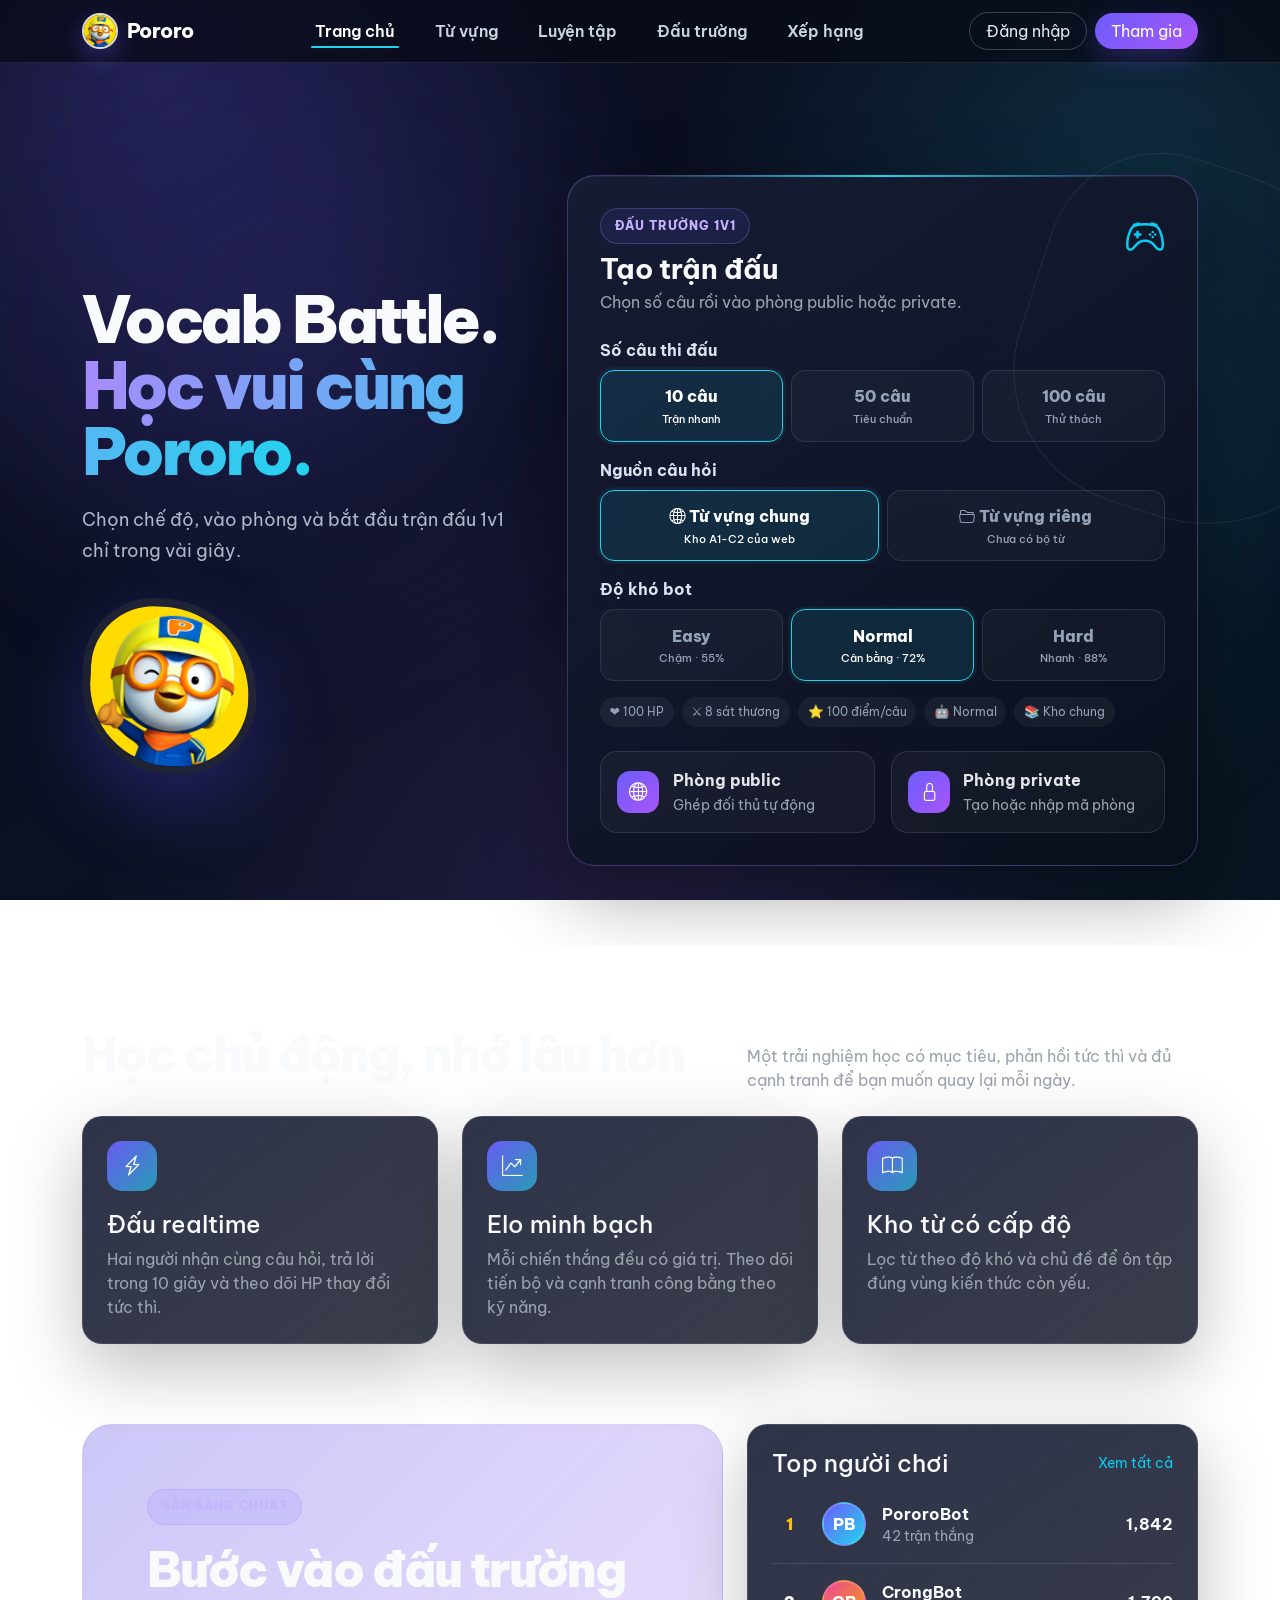
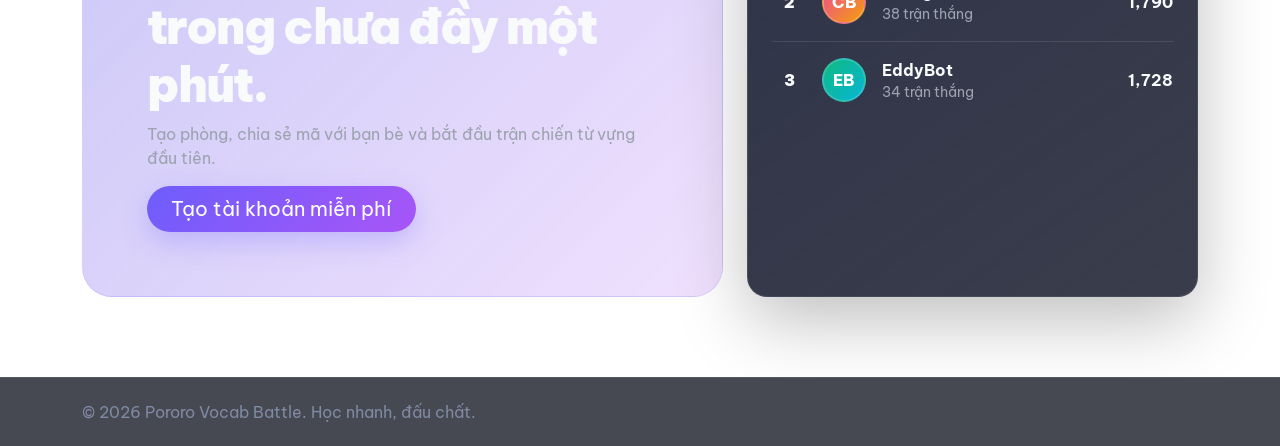
<file: index.html>
<!doctype html>
<html lang="vi">
<head>
  <meta charset="utf-8">
  <meta name="viewport" content="width=device-width, initial-scale=1">
  <meta name="description" content="Vocab Battle - Game từ vựng tiếng Anh 1v1 cùng Pororo. Thi đấu thời gian thực, luyện phản xạ và ghi nhớ từ mới.">
  <title>Vocab Battle - Game từ vựng tiếng Anh 1v1</title>
  <link rel="icon" type="image/jpeg" href="assets/images/pororo.jpg">
  <link rel="preconnect" href="https://fonts.googleapis.com">
  <link rel="preconnect" href="https://fonts.gstatic.com" crossorigin>
  <link href="https://fonts.googleapis.com/css2?family=Be+Vietnam+Pro:wght@400;500;600;700;800;900&display=swap" rel="stylesheet">
  <link href="https://cdn.jsdelivr.net/npm/bootstrap@5.3.8/dist/css/bootstrap.min.css" rel="stylesheet">
  <link href="https://cdn.jsdelivr.net/npm/bootstrap-icons@1.13.1/font/bootstrap-icons.min.css" rel="stylesheet">
  <link href="assets/css/main.css" rel="stylesheet">
</head>
<body data-page="home">
  <header id="siteNav"></header>
  <main class="site-main">
    <section class="hero">
      <div class="container position-relative">
        <div class="row g-5 align-items-center">
          <div class="col-lg-5">
            <h1 class="hero-title">Vocab Battle.<br><span class="gradient-text">Học vui cùng Pororo.</span></h1>
            <p class="hero-copy">Chọn chế độ, vào phòng và bắt đầu trận đấu 1v1 chỉ trong vài giây.</p>
            <div class="pororo-hero" style="width:min(175px,45vw);margin-left:0"><img src="assets/images/pororo.jpg" alt="Pororo đồng hành cùng người học từ vựng"></div>
          </div>
          <div class="col-lg-7">
            <section class="battle-launcher" aria-labelledby="battleLauncherTitle">
              <div class="d-flex justify-content-between align-items-start gap-3 mb-4"><div><span class="eyebrow">Đấu trường 1v1</span><h2 class="h3 fw-bold mt-2 mb-1" id="battleLauncherTitle">Tạo trận đấu</h2><p class="text-muted-vb mb-0">Chọn số câu rồi vào phòng public hoặc private.</p></div><i class="bi bi-controller fs-1 text-info"></i></div>
              <p class="form-label mb-2">Số câu thi đấu</p>
              <div class="row g-2 mb-3" id="homeModeOptions">
                <div class="col-4 mode-option"><input type="radio" name="homeMode" id="mode10" value="10" checked><label for="mode10">10 câu<small>Trận nhanh</small></label></div>
                <div class="col-4 mode-option"><input type="radio" name="homeMode" id="mode50" value="50"><label for="mode50">50 câu<small>Tiêu chuẩn</small></label></div>
                <div class="col-4 mode-option"><input type="radio" name="homeMode" id="mode100" value="100"><label for="mode100">100 câu<small>Thử thách</small></label></div>
              </div>
              <p class="form-label mb-2">Nguồn câu hỏi</p>
              <div class="row g-2 mb-3">
                <div class="col-6 mode-option"><input type="radio" name="homeBank" id="homeBankPublic" value="public" checked><label for="homeBankPublic"><i class="bi bi-globe2 me-1"></i>Từ vựng chung<small>Kho A1-C2 của web</small></label></div>
                <div class="col-6 mode-option"><input type="radio" name="homeBank" id="homeBankPersonal" value="personal"><label for="homeBankPersonal"><i class="bi bi-folder2-open me-1"></i>Từ vựng riêng<small id="homePersonalCount">Chưa có bộ từ</small></label></div>
              </div>
              <p class="form-label mb-2">Độ khó bot</p>
              <div class="row g-2 mb-3">
                <div class="col-4 mode-option"><input type="radio" name="homeDifficulty" id="homeDifficultyEasy" value="easy"><label for="homeDifficultyEasy">Easy<small>Chậm · 55%</small></label></div>
                <div class="col-4 mode-option"><input type="radio" name="homeDifficulty" id="homeDifficultyNormal" value="normal" checked><label for="homeDifficultyNormal">Normal<small>Cân bằng · 72%</small></label></div>
                <div class="col-4 mode-option"><input type="radio" name="homeDifficulty" id="homeDifficultyHard" value="hard"><label for="homeDifficultyHard">Hard<small>Nhanh · 88%</small></label></div>
              </div>
              <div class="battle-summary mb-4" id="modeSummary"><span>❤️ 100 HP</span><span>⚔️ 20 sát thương</span><span>⭐ 100 điểm/câu</span></div>
              <div class="row g-3">
                <div class="col-md-6"><button class="match-type-btn" id="publicMatch"><span class="match-type-icon"><i class="bi bi-globe2"></i></span><span><strong class="d-block">Phòng public</strong><small class="text-muted-vb">Ghép đối thủ tự động</small></span></button></div>
                <div class="col-md-6"><button class="match-type-btn" id="privateMatch"><span class="match-type-icon"><i class="bi bi-lock"></i></span><span><strong class="d-block">Phòng private</strong><small class="text-muted-vb">Tạo hoặc nhập mã phòng</small></span></button></div>
              </div>
            </section>
          </div>
        </div>
      </div>
    </section>

    <section class="section-space" id="features">
      <div class="container">
        <div class="row align-items-end mb-4">
          <div class="col-lg-7"><h2 class="section-title">Học chủ động, nhớ lâu hơn</h2></div>
          <div class="col-lg-5"><p class="text-muted-vb mb-0">Một trải nghiệm học có mục tiêu, phản hồi tức thì và đủ cạnh tranh để bạn muốn quay lại mỗi ngày.</p></div>
        </div>
        <div class="row g-4">
          <div class="col-md-4"><article class="glass-card"><div class="feature-icon"><i class="bi bi-lightning-charge"></i></div><h4>Đấu realtime</h4><p class="text-muted-vb mb-0">Hai người nhận cùng câu hỏi, trả lời trong 10 giây và theo dõi HP thay đổi tức thì.</p></article></div>
          <div class="col-md-4"><article class="glass-card"><div class="feature-icon"><i class="bi bi-graph-up-arrow"></i></div><h4>Elo minh bạch</h4><p class="text-muted-vb mb-0">Mỗi chiến thắng đều có giá trị. Theo dõi tiến bộ và cạnh tranh công bằng theo kỹ năng.</p></article></div>
          <div class="col-md-4"><article class="glass-card"><div class="feature-icon"><i class="bi bi-book"></i></div><h4>Kho từ có cấp độ</h4><p class="text-muted-vb mb-0">Lọc từ theo độ khó và chủ đề để ôn tập đúng vùng kiến thức còn yếu.</p></article></div>
        </div>
      </div>
    </section>

    <section class="section-space pt-0">
      <div class="container">
        <div class="row g-4 align-items-stretch">
          <div class="col-lg-7">
            <div class="cta-panel h-100 d-flex flex-column justify-content-center">
              <span class="eyebrow align-self-start">Sẵn sàng chưa?</span>
              <h2 class="section-title mt-3">Bước vào đấu trường trong chưa đầy một phút.</h2>
              <p class="text-muted-vb">Tạo phòng, chia sẻ mã với bạn bè và bắt đầu trận chiến từ vựng đầu tiên.</p>
              <div><a class="btn btn-vb btn-lg rounded-pill px-4" href="register.html">Tạo tài khoản miễn phí</a></div>
            </div>
          </div>
          <div class="col-lg-5">
            <div class="glass-card">
              <div class="d-flex justify-content-between align-items-center mb-2"><h4 class="mb-0">Top người chơi</h4><a class="small text-decoration-none text-info" href="leaderboard.html">Xem tất cả</a></div>
              <div class="rank-row"><div class="rank-number text-warning">1</div><div class="avatar">PB</div><div class="flex-grow-1"><strong>PororoBot</strong><div class="small text-muted-vb">42 trận thắng</div></div><strong>1,842</strong></div>
              <div class="rank-row"><div class="rank-number">2</div><div class="avatar" style="--avatar-a:#ec4899;--avatar-b:#f59e0b">CB</div><div class="flex-grow-1"><strong>CrongBot</strong><div class="small text-muted-vb">38 trận thắng</div></div><strong>1,790</strong></div>
              <div class="rank-row"><div class="rank-number">3</div><div class="avatar" style="--avatar-a:#10b981;--avatar-b:#06b6d4">EB</div><div class="flex-grow-1"><strong>EddyBot</strong><div class="small text-muted-vb">34 trận thắng</div></div><strong>1,728</strong></div>
            </div>
          </div>
        </div>
      </div>
    </section>
  </main>
  <div id="siteFooter"></div>
  <script src="https://cdn.jsdelivr.net/npm/bootstrap@5.3.8/dist/js/bootstrap.bundle.min.js"></script>
  <script src="assets/js/app.js"></script>
  <script src="assets/js/vocabulary-data.js"></script>
  <script src="assets/js/vocabulary-examples.js"></script>
  <script src="assets/js/ielts-band7-data.js"></script>
  <script src="assets/js/word-bank.js"></script>
  <script src="assets/js/battle-config.js"></script>
  <script src="assets/js/home.js"></script>
</body>
</html>
</file>
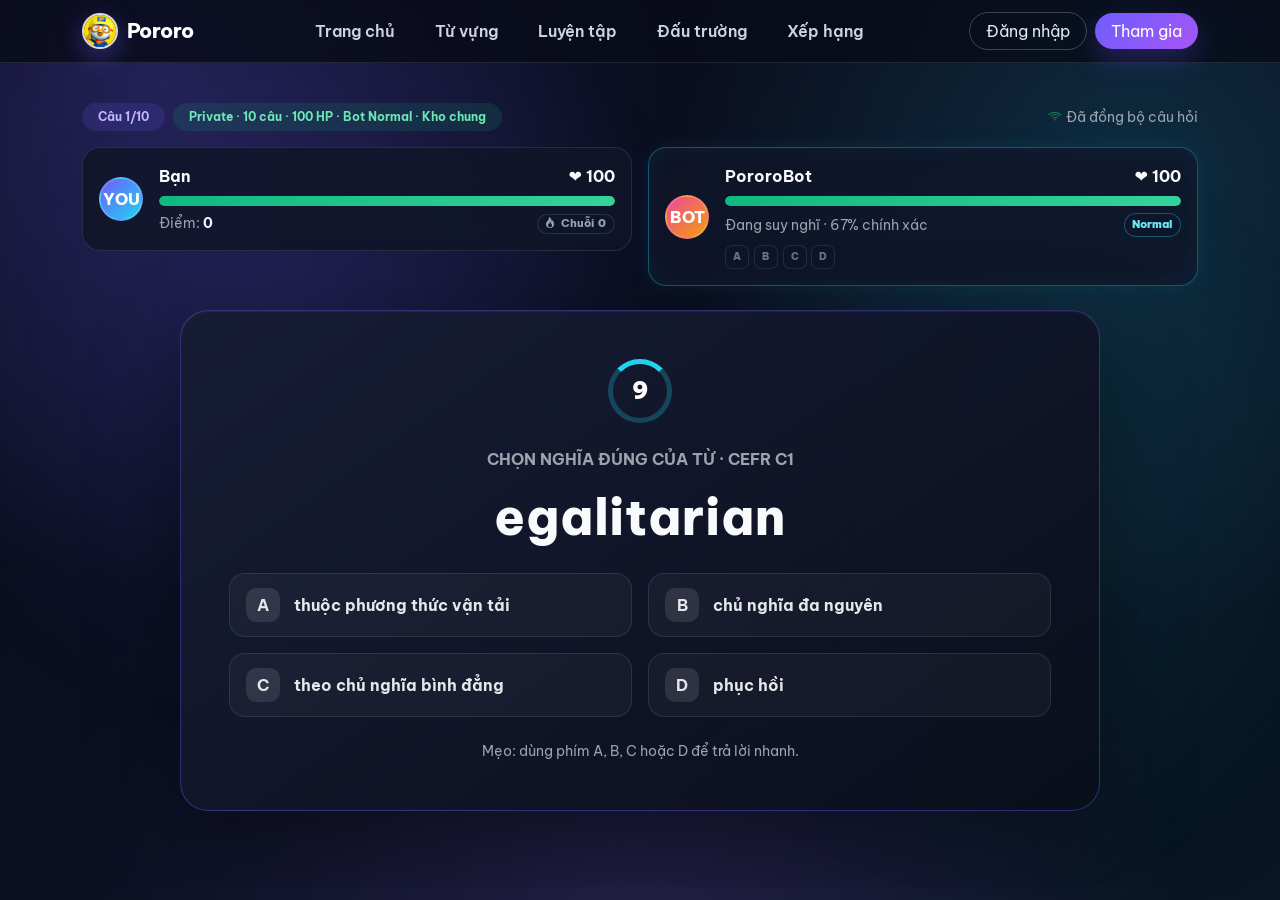
<file: battle.html>
<!doctype html>
<html lang="vi">
<head>
  <meta charset="utf-8"><meta name="viewport" content="width=device-width, initial-scale=1">
  <title>Trận đấu | Vocab Battle - Game từ vựng tiếng Anh 1v1</title>
  <link rel="icon" type="image/jpeg" href="assets/images/pororo.jpg">
  <link href="https://fonts.googleapis.com/css2?family=Be+Vietnam+Pro:wght@400;500;600;700;800;900&display=swap" rel="stylesheet"><link href="https://cdn.jsdelivr.net/npm/bootstrap@5.3.8/dist/css/bootstrap.min.css" rel="stylesheet"><link href="https://cdn.jsdelivr.net/npm/bootstrap-icons@1.13.1/font/bootstrap-icons.min.css" rel="stylesheet"><link href="assets/css/main.css" rel="stylesheet">
</head>
<body data-page="battle">
  <header id="siteNav"></header>
  <main class="battle-stage"><div class="container">
    <div class="d-flex flex-wrap justify-content-between align-items-center gap-2 mb-3"><div class="d-flex gap-2"><span class="badge badge-soft-primary rounded-pill px-3 py-2" id="roundLabel">Câu 1/10</span><span class="badge badge-soft-success rounded-pill px-3 py-2" id="battleModeLabel">Private · 10 câu · 100 HP</span></div><span class="small text-muted-vb"><i class="bi bi-wifi me-1 text-success"></i>Đã đồng bộ câu hỏi</span></div>
    <div class="row g-3 mb-4">
      <div class="col-6"><div class="player-card d-flex align-items-center gap-3"><div class="avatar">YOU</div><div class="flex-grow-1"><div class="d-flex justify-content-between"><strong>Bạn</strong><span>❤️ <strong id="playerHpValue">100</strong></span></div><div class="hp-track mt-2"><div class="hp-bar" id="playerHp"></div></div><div class="battle-player-meta"><small class="text-muted-vb">Điểm: <strong class="text-light" id="playerScore">0</strong></small><span class="battle-streak-pill" id="playerStreakBadge"><i class="bi bi-fire"></i> Chuỗi <strong id="playerStreak">0</strong></span></div></div></div></div>
      <div class="col-6"><div class="player-card bot-player-card d-flex align-items-center gap-3" id="botPlayerCard"><div class="avatar" style="--avatar-a:#ec4899;--avatar-b:#f59e0b">BOT</div><div class="flex-grow-1"><div class="d-flex justify-content-between"><strong>PororoBot</strong><span>❤️ <strong id="opponentHpValue">100</strong></span></div><div class="hp-track mt-2"><div class="hp-bar" id="opponentHp"></div></div><div class="battle-player-meta"><small class="bot-status text-muted-vb" id="botStatus" aria-live="polite">Đang chuẩn bị...</small><span class="battle-bot-difficulty" id="botDifficultyBadge">Normal</span></div><div class="bot-answer-track mt-2" aria-label="Đáp án của bot"><span data-bot-answer="0">A</span><span data-bot-answer="1">B</span><span data-bot-answer="2">C</span><span data-bot-answer="3">D</span></div></div></div></div>
    </div>
    <section class="question-card battle-question-card text-center mx-auto"><div class="d-flex justify-content-center"><div class="timer-ring" aria-label="Thời gian còn lại"><span id="timerLabel">10</span></div></div><p class="text-muted-vb text-uppercase fw-bold mt-4 mb-0">Chọn nghĩa đúng của từ · <span id="questionLevel">CEFR A1</span></p><h1 class="battle-word" id="battleWord">apple</h1><div class="row g-3" id="answers"></div><p class="small text-muted-vb mt-4 mb-0">Mẹo: dùng phím A, B, C hoặc D để trả lời nhanh.</p></section>
    <div class="battle-streak-fx" id="battleStreakFx" aria-live="polite" aria-atomic="true"></div>
  </div></main>
  <div class="modal fade" id="resultModal" tabindex="-1" aria-hidden="true"><div class="modal-dialog modal-dialog-centered"><div class="modal-content bg-dark text-light border-secondary text-center"><div class="modal-body p-5"><i id="resultIcon" class="bi bi-trophy-fill text-warning display-2"></i><h2 class="mt-3" id="resultTitle">Chiến thắng!</h2><p class="text-muted-vb" id="resultCopy"></p><div class="d-grid gap-2"><a class="btn btn-vb rounded-pill" href="room.html">Chơi trận mới</a><a class="btn btn-outline-vb rounded-pill" href="leaderboard.html">Xem bảng xếp hạng</a></div></div></div></div></div>
  <script src="https://cdn.jsdelivr.net/npm/bootstrap@5.3.8/dist/js/bootstrap.bundle.min.js"></script><script src="assets/js/app.js"></script><script src="assets/js/vocabulary-data.js"></script><script src="assets/js/vocabulary-examples.js"></script><script src="assets/js/ielts-band7-data.js"></script><script src="assets/js/word-bank.js"></script><script src="assets/js/battle-config.js"></script><script src="assets/js/battle.js"></script>
</body>
</html>
</file>
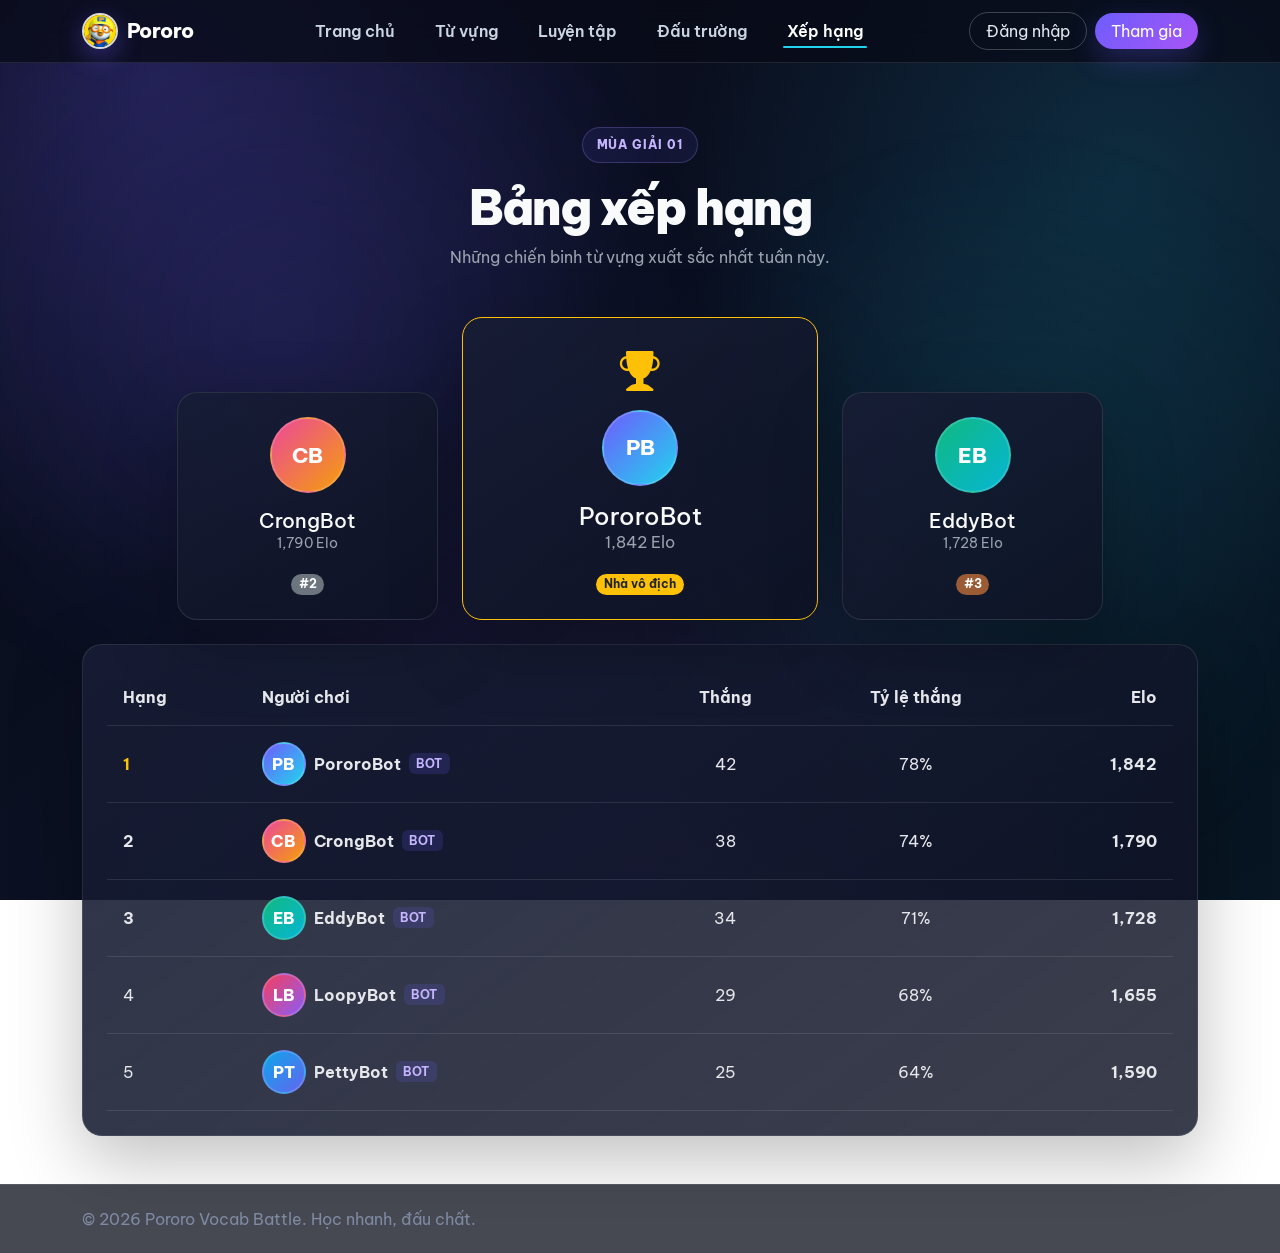
<file: leaderboard.html>
<!doctype html>
<html lang="vi">
<head>
  <meta charset="utf-8"><meta name="viewport" content="width=device-width, initial-scale=1">
  <title>Bảng xếp hạng | Vocab Battle - Game từ vựng tiếng Anh 1v1</title>
  <link rel="icon" type="image/jpeg" href="assets/images/pororo.jpg">
  <link href="https://fonts.googleapis.com/css2?family=Be+Vietnam+Pro:wght@400;500;600;700;800;900&display=swap" rel="stylesheet"><link href="https://cdn.jsdelivr.net/npm/bootstrap@5.3.8/dist/css/bootstrap.min.css" rel="stylesheet"><link href="https://cdn.jsdelivr.net/npm/bootstrap-icons@1.13.1/font/bootstrap-icons.min.css" rel="stylesheet"><link href="assets/css/main.css" rel="stylesheet">
</head>
<body data-page="leaderboard">
  <header id="siteNav"></header>
  <main class="site-main"><section class="page-hero text-center"><div class="container"><span class="eyebrow">Mùa giải 01</span><h1 class="section-title mt-3">Bảng xếp hạng</h1><p class="text-muted-vb">Những chiến binh từ vựng xuất sắc nhất tuần này.</p></div></section>
    <section class="pb-5"><div class="container"><div class="row g-4 mb-4 align-items-end justify-content-center">
      <div class="col-md-3 order-md-1"><div class="glass-card text-center"><div class="avatar avatar-lg mx-auto" style="--avatar-a:#ec4899;--avatar-b:#f59e0b">CB</div><h5 class="mt-3 mb-0">CrongBot</h5><p class="text-muted-vb small">1,790 Elo</p><span class="badge rounded-pill bg-secondary">#2</span></div></div>
      <div class="col-md-4 order-first order-md-2"><div class="glass-card text-center border-warning"><i class="bi bi-trophy-fill text-warning fs-1"></i><div class="avatar avatar-lg mx-auto mt-2">PB</div><h4 class="mt-3 mb-0">PororoBot</h4><p class="text-muted-vb">1,842 Elo</p><span class="badge rounded-pill bg-warning text-dark">Nhà vô địch</span></div></div>
      <div class="col-md-3 order-md-3"><div class="glass-card text-center"><div class="avatar avatar-lg mx-auto" style="--avatar-a:#10b981;--avatar-b:#06b6d4">EB</div><h5 class="mt-3 mb-0">EddyBot</h5><p class="text-muted-vb small">1,728 Elo</p><span class="badge rounded-pill" style="background:#9a5b35">#3</span></div></div>
    </div>
    <div class="glass-card table-responsive"><table class="table table-vb align-middle mb-0"><thead><tr><th>Hạng</th><th>Người chơi</th><th class="text-center">Thắng</th><th class="text-center">Tỷ lệ thắng</th><th class="text-end">Elo</th></tr></thead><tbody>
      <tr><td class="fw-bold text-warning">1</td><td><div class="d-flex align-items-center gap-2"><div class="avatar">PB</div><strong>PororoBot</strong><span class="badge badge-soft-primary">BOT</span></div></td><td class="text-center">42</td><td class="text-center">78%</td><td class="text-end fw-bold">1,842</td></tr>
      <tr><td class="fw-bold">2</td><td><div class="d-flex align-items-center gap-2"><div class="avatar" style="--avatar-a:#ec4899;--avatar-b:#f59e0b">CB</div><strong>CrongBot</strong><span class="badge badge-soft-primary">BOT</span></div></td><td class="text-center">38</td><td class="text-center">74%</td><td class="text-end fw-bold">1,790</td></tr>
      <tr><td class="fw-bold">3</td><td><div class="d-flex align-items-center gap-2"><div class="avatar" style="--avatar-a:#10b981;--avatar-b:#06b6d4">EB</div><strong>EddyBot</strong><span class="badge badge-soft-primary">BOT</span></div></td><td class="text-center">34</td><td class="text-center">71%</td><td class="text-end fw-bold">1,728</td></tr>
      <tr><td>4</td><td><div class="d-flex align-items-center gap-2"><div class="avatar" style="--avatar-a:#f43f5e;--avatar-b:#8b5cf6">LB</div><strong>LoopyBot</strong><span class="badge badge-soft-primary">BOT</span></div></td><td class="text-center">29</td><td class="text-center">68%</td><td class="text-end fw-bold">1,655</td></tr>
      <tr><td>5</td><td><div class="d-flex align-items-center gap-2"><div class="avatar" style="--avatar-a:#0ea5e9;--avatar-b:#6366f1">PT</div><strong>PettyBot</strong><span class="badge badge-soft-primary">BOT</span></div></td><td class="text-center">25</td><td class="text-center">64%</td><td class="text-end fw-bold">1,590</td></tr>
    </tbody></table></div></div></section>
  </main><div id="siteFooter"></div>
  <script src="https://cdn.jsdelivr.net/npm/bootstrap@5.3.8/dist/js/bootstrap.bundle.min.js"></script><script src="assets/js/app.js"></script>
</body>
</html>
</file>
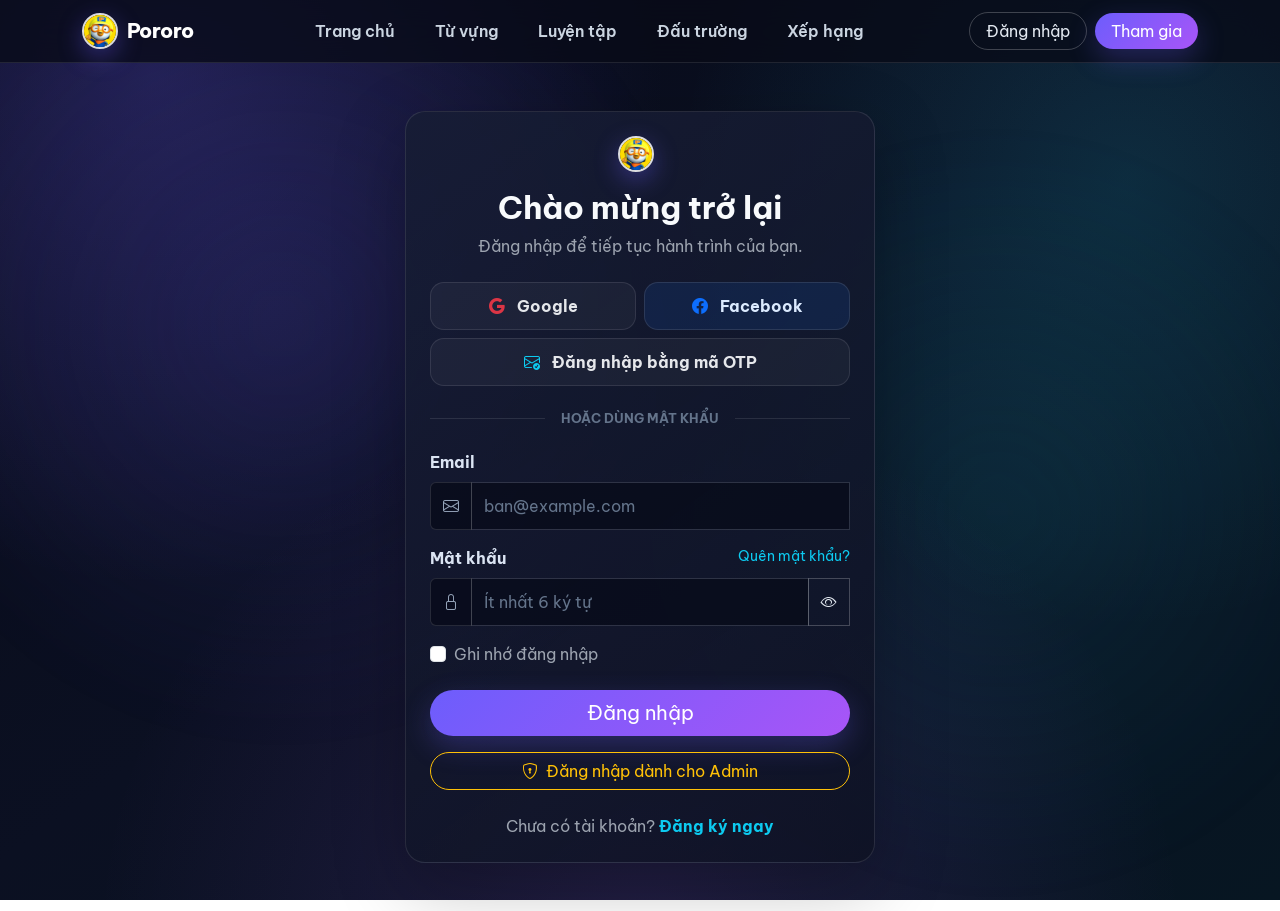
<file: login.html>
<!doctype html>
<html lang="vi">
<head>
  <meta charset="utf-8"><meta name="viewport" content="width=device-width, initial-scale=1">
  <title>Đăng nhập | Vocab Battle - Game từ vựng tiếng Anh 1v1</title>
  <link rel="icon" type="image/jpeg" href="assets/images/pororo.jpg">
  <link href="https://fonts.googleapis.com/css2?family=Be+Vietnam+Pro:wght@400;500;600;700;800;900&display=swap" rel="stylesheet">
  <link href="https://cdn.jsdelivr.net/npm/bootstrap@5.3.8/dist/css/bootstrap.min.css" rel="stylesheet">
  <link href="https://cdn.jsdelivr.net/npm/bootstrap-icons@1.13.1/font/bootstrap-icons.min.css" rel="stylesheet">
  <link href="assets/css/main.css" rel="stylesheet">
</head>
<body data-page="login">
  <header id="siteNav"></header>
  <main class="auth-shell">
    <section class="glass-card auth-card">
      <div class="text-center mb-4"><img class="brand-mark mb-3" src="assets/images/pororo.jpg" alt="Pororo"><h1 class="h2 fw-bold">Chào mừng trở lại</h1><p class="text-muted-vb">Đăng nhập để tiếp tục hành trình của bạn.</p></div>
      <div class="row g-2"><div class="col-sm-6"><button class="social-btn w-100" type="button" data-social-login="google"><i class="bi bi-google text-danger"></i>Google</button></div><div class="col-sm-6"><button class="social-btn facebook w-100" type="button" data-social-login="facebook"><i class="bi bi-facebook text-primary"></i>Facebook</button></div></div>
      <button class="social-btn w-100 mt-2" type="button" data-bs-toggle="modal" data-bs-target="#otpModal"><i class="bi bi-envelope-check text-info"></i>Đăng nhập bằng mã OTP</button>
      <div class="auth-divider">hoặc dùng mật khẩu</div>
      <form id="authForm" data-mode="login" class="needs-validation" novalidate>
        <div class="mb-3"><label class="form-label" for="email">Email</label><div class="input-group"><span class="input-group-text"><i class="bi bi-envelope"></i></span><input class="form-control" id="email" type="email" placeholder="ban@example.com" required><div class="invalid-feedback">Vui lòng nhập email hợp lệ.</div></div></div>
        <div class="mb-3"><div class="d-flex justify-content-between"><label class="form-label" for="password">Mật khẩu</label><a href="#" class="small text-info text-decoration-none">Quên mật khẩu?</a></div><div class="input-group"><span class="input-group-text"><i class="bi bi-lock"></i></span><input class="form-control" id="password" type="password" minlength="6" placeholder="Ít nhất 6 ký tự" required><button class="btn btn-outline-vb" type="button" id="togglePassword" aria-label="Hiện mật khẩu"><i class="bi bi-eye"></i></button><div class="invalid-feedback">Mật khẩu phải có ít nhất 6 ký tự.</div></div></div>
        <div class="form-check mb-4"><input class="form-check-input" type="checkbox" id="remember"><label class="form-check-label text-muted-vb" for="remember">Ghi nhớ đăng nhập</label></div>
        <button class="btn btn-vb btn-lg w-100 rounded-pill" type="submit">Đăng nhập</button>
      </form>
      <button class="btn btn-outline-warning w-100 rounded-pill mt-3" type="button" data-bs-toggle="modal" data-bs-target="#adminLoginModal"><i class="bi bi-shield-lock me-2"></i>Đăng nhập dành cho Admin</button>
      <p class="text-center text-muted-vb mt-4 mb-0">Chưa có tài khoản? <a href="register.html" class="text-info text-decoration-none fw-bold">Đăng ký ngay</a></p>
    </section>
  </main>
  <div class="modal fade" id="otpModal" tabindex="-1" aria-labelledby="otpModalLabel" aria-hidden="true"><div class="modal-dialog modal-dialog-centered"><div class="modal-content bg-dark text-light border-secondary"><form id="otpForm"><div class="modal-header border-secondary"><h2 class="modal-title fs-5" id="otpModalLabel">Xác thực email bằng OTP</h2><button class="btn-close btn-close-white" type="button" data-bs-dismiss="modal" aria-label="Đóng"></button></div><div class="modal-body"><p class="small text-muted-vb">Nhập Gmail của bạn. Ở bản frontend demo, mã xác thực là <strong class="text-info">123456</strong>.</p><label class="form-label" for="otpEmail">Email</label><div class="input-group mb-3"><input class="form-control" id="otpEmail" type="email" placeholder="ban@gmail.com" required><button class="btn btn-outline-vb" id="sendOtp" type="button">Gửi mã</button><div class="invalid-feedback">Vui lòng nhập email hợp lệ.</div></div><label class="form-label" for="otpCode">Mã OTP</label><input class="form-control" id="otpCode" inputmode="numeric" pattern="[0-9]{6}" maxlength="6" placeholder="6 chữ số" disabled required><div class="invalid-feedback">Mã OTP không chính xác.</div></div><div class="modal-footer border-secondary"><button class="btn btn-outline-vb" type="button" data-bs-dismiss="modal">Hủy</button><button class="btn btn-vb" type="submit">Xác nhận</button></div></form></div></div></div>
  <div class="modal fade" id="adminLoginModal" tabindex="-1" aria-labelledby="adminLoginLabel" aria-hidden="true"><div class="modal-dialog modal-dialog-centered"><div class="modal-content bg-dark text-light border-warning"><form id="adminLoginForm"><div class="modal-header border-secondary"><div><span class="badge badge-soft-warning mb-2">Khu vực quản trị</span><h2 class="modal-title fs-5" id="adminLoginLabel">Đăng nhập Admin</h2></div><button class="btn-close btn-close-white" type="button" data-bs-dismiss="modal" aria-label="Đóng"></button></div><div class="modal-body"><div class="alert alert-warning small">Tài khoản demo: <strong>admin@pororo.vn</strong> / <strong>Admin@123</strong>. Bản production phải xác thực vai trò từ server.</div><label class="form-label" for="adminEmail">Email quản trị</label><input class="form-control mb-3" id="adminEmail" type="email" value="admin@pororo.vn" required><label class="form-label" for="adminPassword">Mật khẩu</label><input class="form-control" id="adminPassword" type="password" required><div class="invalid-feedback">Thông tin quản trị không chính xác.</div></div><div class="modal-footer border-secondary"><button class="btn btn-outline-vb" type="button" data-bs-dismiss="modal">Hủy</button><button class="btn btn-warning" type="submit"><i class="bi bi-shield-check me-2"></i>Vào trang quản trị</button></div></form></div></div></div>
  <script src="https://cdn.jsdelivr.net/npm/bootstrap@5.3.8/dist/js/bootstrap.bundle.min.js"></script><script src="assets/js/app.js"></script><script src="assets/js/auth.js"></script>
</body>
</html>
</file>
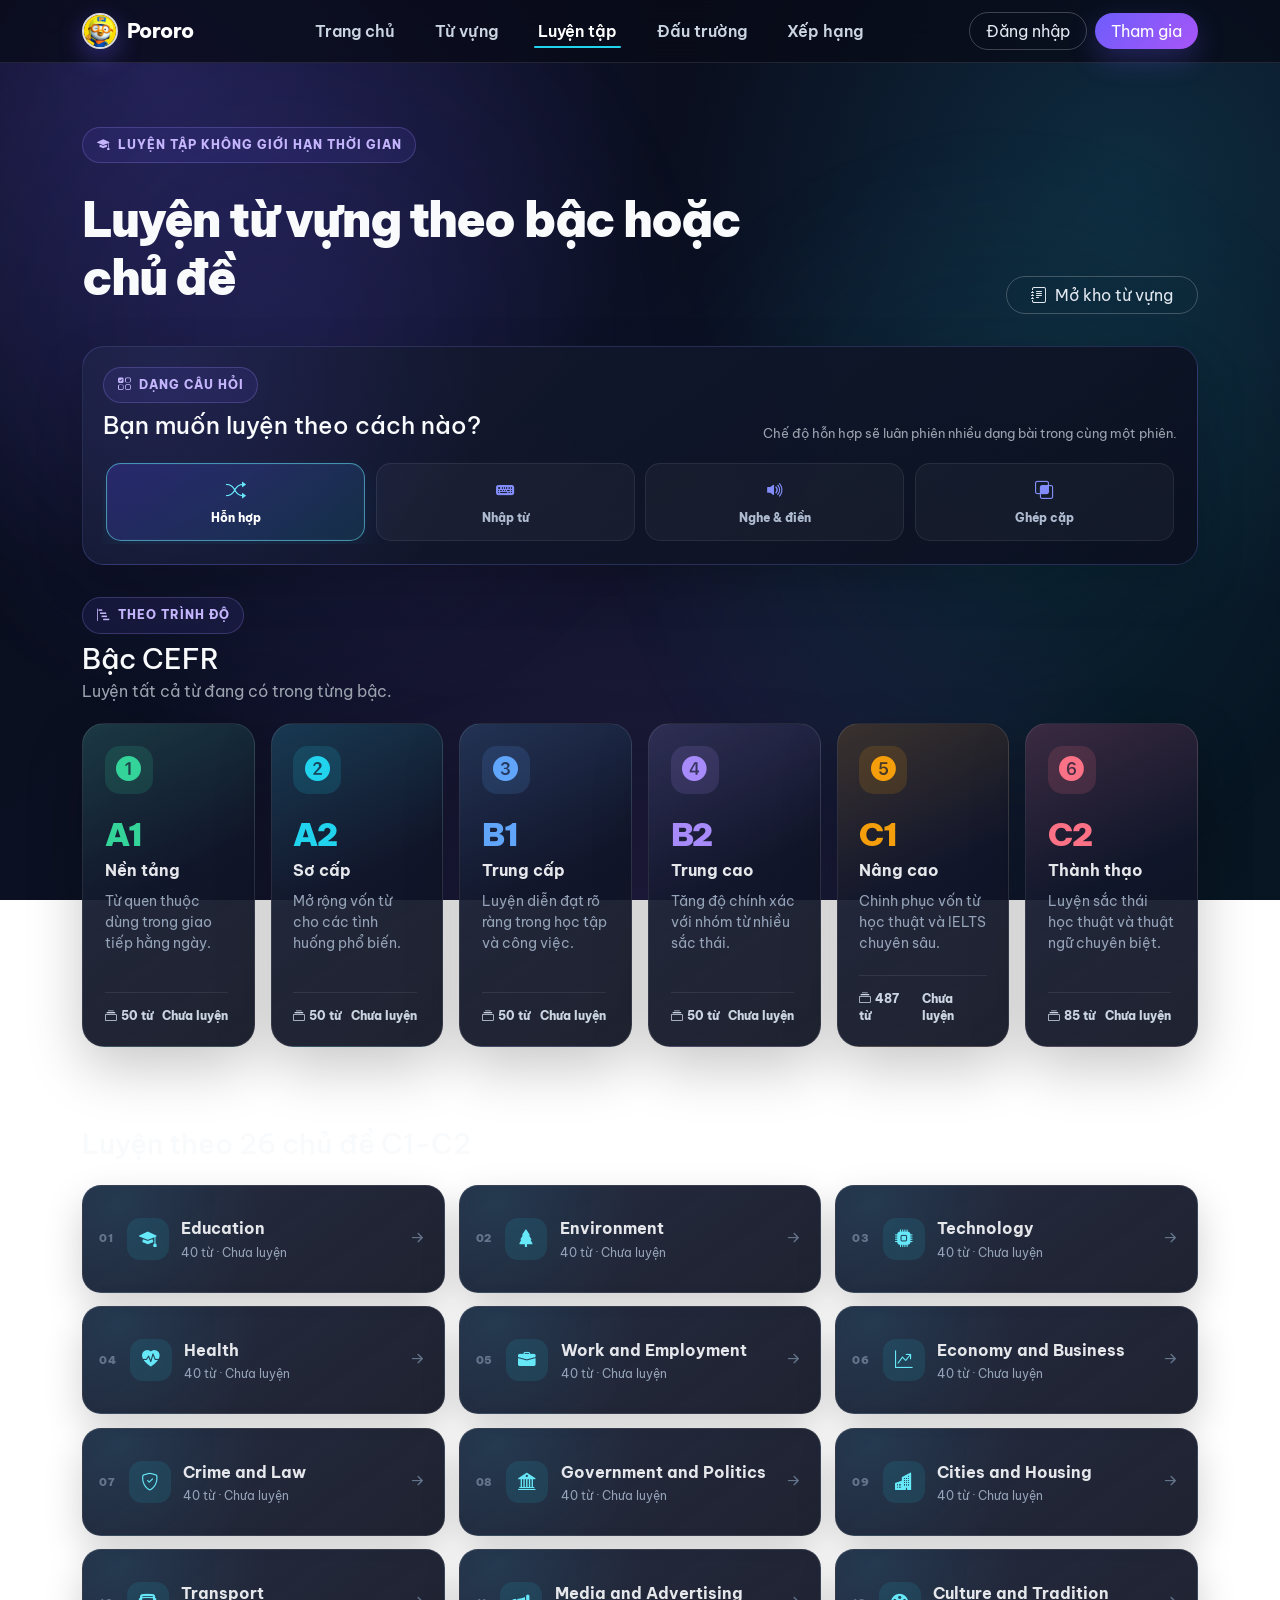
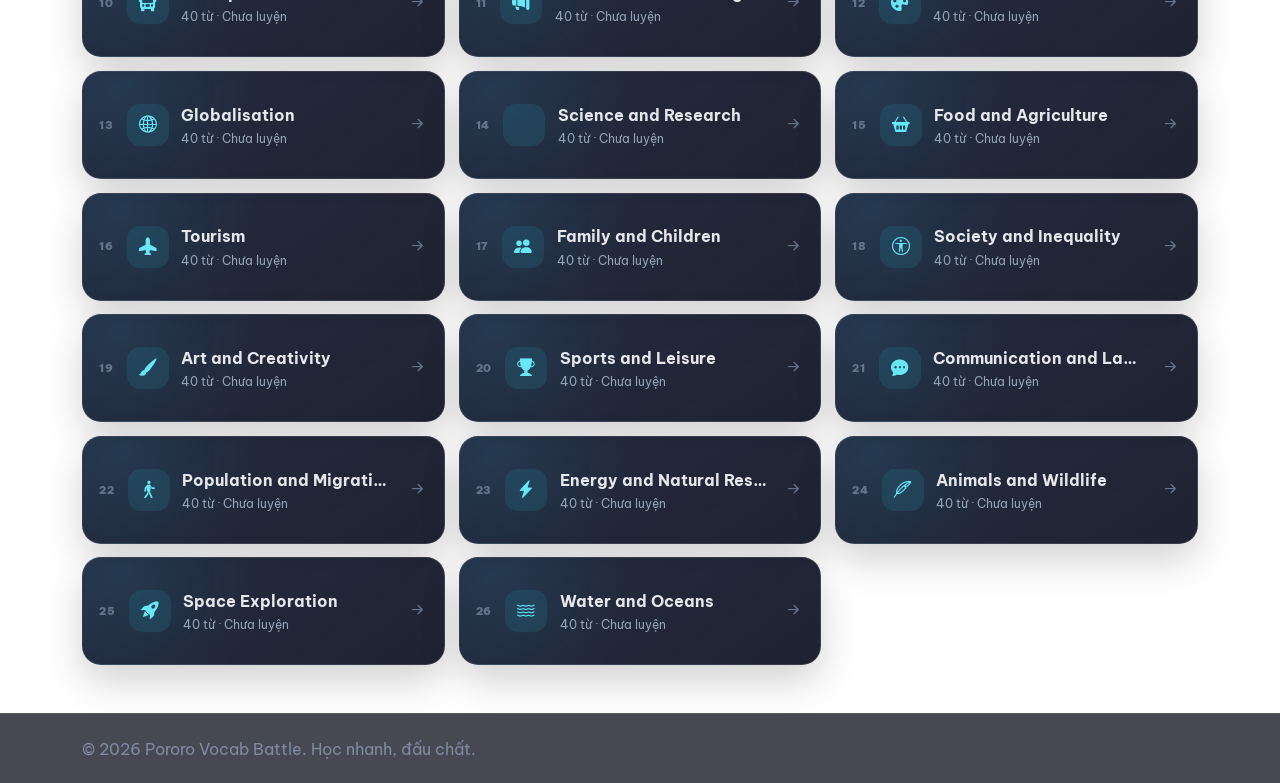
<file: practice.html>
<!doctype html>
<html lang="vi">
<head>
  <meta charset="utf-8">
  <meta name="viewport" content="width=device-width, initial-scale=1">
  <meta name="description" content="Luyện toàn bộ từ vựng theo bậc CEFR A1-C2 hoặc 26 chủ đề IELTS Band 7+ cùng Pororo.">
  <title>Luyện tập CEFR và IELTS theo chủ đề | Vocab Battle</title>
  <link rel="icon" type="image/jpeg" href="assets/images/pororo.jpg">
  <link rel="preconnect" href="https://fonts.googleapis.com">
  <link rel="preconnect" href="https://fonts.gstatic.com" crossorigin>
  <link href="https://fonts.googleapis.com/css2?family=Be+Vietnam+Pro:wght@400;500;600;700;800;900&display=swap" rel="stylesheet">
  <link href="https://cdn.jsdelivr.net/npm/bootstrap@5.3.8/dist/css/bootstrap.min.css" rel="stylesheet">
  <link href="https://cdn.jsdelivr.net/npm/bootstrap-icons@1.13.1/font/bootstrap-icons.min.css" rel="stylesheet">
  <link href="assets/css/main.css" rel="stylesheet">
</head>
<body data-page="practice">
  <header id="siteNav"></header>
  <main class="site-main practice-page">
    <section class="page-hero" id="practiceIntro">
      <div class="container">
        <span class="eyebrow"><i class="bi bi-mortarboard-fill"></i> Luyện tập không giới hạn thời gian</span>
        <div class="row align-items-end g-4 mt-1">
          <div class="col-lg-8">
            <h1 class="section-title mb-2">Luyện từ vựng theo bậc hoặc chủ đề</h1>
          </div>
          <div class="col-lg-4 text-lg-end">
            <a class="btn btn-outline-vb rounded-pill px-4" href="vocabulary.html"><i class="bi bi-journal-text me-2"></i>Mở kho từ vựng</a>
          </div>
        </div>
      </div>
    </section>

    <section class="practice-resume-section d-none" id="practiceResumeSection" aria-live="polite">
      <div class="container">
        <div class="practice-resume-card">
          <div class="practice-resume-icon"><i class="bi bi-play-circle-fill"></i></div>
          <div class="flex-grow-1">
            <span class="eyebrow">Phiên luyện đang dở</span>
            <h2 class="h4 mt-2 mb-1" id="practiceResumeTitle">Continue Education — 28/40</h2>
            <p class="text-muted-vb mb-0" id="practiceResumeMeta"></p>
          </div>
          <div class="d-flex flex-column flex-sm-row gap-2">
            <button class="btn btn-vb rounded-pill px-4" id="resumePractice" type="button"><i class="bi bi-play-fill me-1"></i>Tiếp tục</button>
            <button class="btn btn-outline-vb rounded-pill px-3" id="discardPractice" type="button">Bỏ phiên</button>
          </div>
        </div>
      </div>
    </section>

    <section class="practice-mode-section" id="practiceModeSection">
      <div class="container">
        <div class="practice-mode-panel">
          <div class="practice-mode-heading">
            <div>
              <span class="eyebrow"><i class="bi bi-ui-checks-grid"></i> Dạng câu hỏi</span>
              <h2 class="h4 mt-2 mb-1">Bạn muốn luyện theo cách nào?</h2>
            </div>
            <p class="text-muted-vb mb-0">Chế độ hỗn hợp sẽ luân phiên nhiều dạng bài trong cùng một phiên.</p>
          </div>
          <div class="practice-mode-options" role="radiogroup" aria-label="Chọn dạng câu hỏi luyện tập">
            <button class="practice-mode-option is-active" type="button" data-practice-mode="mixed" role="radio" aria-checked="true">
              <i class="bi bi-shuffle"></i><span>Hỗn hợp</span>
            </button>
            <button class="practice-mode-option" type="button" data-practice-mode="typing" role="radio" aria-checked="false">
              <i class="bi bi-keyboard-fill"></i><span>Nhập từ</span>
            </button>
            <button class="practice-mode-option" type="button" data-practice-mode="listening" role="radio" aria-checked="false">
              <i class="bi bi-volume-up-fill"></i><span>Nghe &amp; điền</span>
            </button>
            <button class="practice-mode-option" type="button" data-practice-mode="matching" role="radio" aria-checked="false">
              <i class="bi bi-intersect"></i><span>Ghép cặp</span>
            </button>
          </div>
        </div>
      </div>
    </section>

    <section class="pb-5" id="practiceLevelSection">
      <div class="container">
        <div class="practice-section-heading">
          <div>
            <span class="eyebrow"><i class="bi bi-bar-chart-steps"></i> Theo trình độ</span>
            <h2 class="h3 mt-2 mb-1">Bậc CEFR</h2>
            <p class="text-muted-vb mb-0">Luyện tất cả từ đang có trong từng bậc.</p>
          </div>
        </div>
        <div class="practice-level-grid" id="practiceLevelGrid" aria-label="Chọn bậc CEFR để luyện tập"></div>

        <div class="practice-section-heading practice-topic-heading">
          <div>
            <h2 class="h3 mt-2 mb-1">Luyện theo 26 chủ đề C1-C2</h2>
          </div>
        </div>
        <div class="practice-topic-grid" id="practiceTopicGrid" aria-label="Chọn chủ đề IELTS để luyện tập"></div>
      </div>
    </section>

    <section class="practice-session d-none" id="practiceSession" aria-live="polite">
      <div class="container">
        <div class="practice-toolbar">
          <div>
            <span class="badge badge-soft-primary rounded-pill px-3 py-2" id="practiceLevelBadge">CEFR A1</span>
            <span class="badge badge-soft-info rounded-pill px-3 py-2 ms-1" id="practiceModeBadge">Hỗn hợp</span>
            <strong class="ms-2" id="practiceRoundLabel">Từ 1/50</strong>
          </div>
          <button class="btn btn-sm btn-outline-vb rounded-pill px-3" id="leavePractice" type="button"><i class="bi bi-grid me-1"></i>Đổi bộ luyện</button>
        </div>

        <div class="practice-progress" role="progressbar" aria-label="Tiến độ luyện tập" aria-valuemin="0" aria-valuemax="100" aria-valuenow="0">
          <div class="practice-progress-bar" id="practiceProgressBar"></div>
        </div>

        <div class="practice-stats">
          <span><i class="bi bi-check-circle-fill text-success"></i> Đúng <strong id="practiceCorrect">0</strong></span>
          <span><i class="bi bi-x-circle-fill text-danger"></i> Sai <strong id="practiceWrong">0</strong></span>
          <span><i class="bi bi-percent text-info"></i> Chính xác <strong id="practiceAccuracy">0%</strong></span>
        </div>

        <section class="question-card practice-question-card text-center mx-auto" aria-labelledby="practiceWord">
          <p class="text-muted-vb text-uppercase fw-bold mb-0" id="practicePromptLabel">Nhập từ tiếng Anh phù hợp với nghĩa</p>
          <div class="practice-word-meta mt-3"><span id="practiceCategory">Danh từ</span></div>
          <h2 class="battle-word" id="practiceWord">quả táo</h2>
          <p class="practice-typing-hint d-none" id="practiceTypingHint" aria-label="Gợi ý số ký tự"></p>
          <button class="practice-listen-button d-none" id="practiceListenButton" type="button" aria-label="Nghe lại từ tiếng Anh">
            <i class="bi bi-volume-up-fill"></i><span>Nghe lại</span>
          </button>

          <form class="practice-typing-form d-none" id="practiceTypingForm" autocomplete="off">
            <label class="visually-hidden" for="practiceTypingInput">Nhập đáp án tiếng Anh</label>
            <input class="form-control" id="practiceTypingInput" type="text" inputmode="text" spellcheck="false" placeholder="Nhập từ tiếng Anh...">
            <button class="btn btn-vb rounded-pill px-4" id="practiceTypingSubmit" type="submit"><i class="bi bi-check-lg me-1"></i>Kiểm tra</button>
          </form>

          <div class="practice-matching-board d-none" id="practiceMatchingBoard">
            <p class="practice-matching-status" id="practiceMatchingStatus" aria-live="polite">Chọn một từ, sau đó chọn nghĩa tương ứng.</p>
            <div class="practice-matching-columns">
              <div class="practice-matching-column" id="practiceMatchingWords" aria-label="Danh sách từ tiếng Anh"></div>
              <div class="practice-matching-column" id="practiceMatchingMeanings" aria-label="Danh sách nghĩa tiếng Việt"></div>
            </div>
          </div>

          <div class="practice-feedback d-none" id="practiceFeedback">
            <div class="practice-feedback-heading" id="practiceFeedbackHeading"></div>
            <p class="mb-1"><strong id="practiceFeedbackWord"></strong> — <span id="practiceFeedbackMeaning"></span></p>
            <p class="practice-pronunciation mb-2 d-none" id="practiceFeedbackPronunciation"></p>
            <p class="practice-example mb-0" id="practiceExample"></p>
          </div>

          <div class="d-flex flex-column flex-sm-row justify-content-center gap-2 mt-4">
            <button class="btn btn-vb rounded-pill px-4 d-none" id="nextPracticeQuestion" type="button">Từ tiếp theo <i class="bi bi-arrow-right ms-1"></i></button>
          </div>
        </section>
      </div>
    </section>

    <section class="practice-result d-none" id="practiceResult" aria-live="polite">
      <div class="container">
        <div class="glass-card practice-result-card mx-auto text-center">
          <div class="practice-result-icon"><i class="bi bi-stars"></i></div>
          <span class="eyebrow mt-3" id="practiceResultLevel">Hoàn thành CEFR A1</span>
          <h2 class="section-title mt-3 mb-2">Hoàn thành bộ luyện!</h2>
          <p class="text-muted-vb" id="practiceResultCopy"></p>

          <div class="row g-3 my-4">
            <div class="col-4"><div class="practice-result-stat"><strong id="resultCorrect">0</strong><span>Đúng</span></div></div>
            <div class="col-4"><div class="practice-result-stat"><strong id="resultAccuracy">0%</strong><span>Chính xác</span></div></div>
            <div class="col-4"><div class="practice-result-stat"><strong id="resultBest">0/50</strong><span>Tốt nhất</span></div></div>
          </div>

          <div class="practice-mistakes text-start d-none" id="practiceMistakes">
            <h3 class="h5 mb-3"><i class="bi bi-arrow-repeat text-warning me-2"></i>Các từ nên ôn lại</h3>
            <div id="practiceMistakeList"></div>
          </div>

          <div class="d-flex flex-column flex-sm-row justify-content-center gap-2 mt-4">
            <button class="btn btn-vb rounded-pill px-4" id="practiceAgain" type="button"><i class="bi bi-arrow-clockwise me-2"></i>Luyện lại bộ này</button>
            <button class="btn btn-outline-vb rounded-pill px-4" id="chooseAnotherLevel" type="button">Chọn bộ khác</button>
          </div>
        </div>
      </div>
    </section>
  </main>
  <div id="siteFooter"></div>

  <script src="https://cdn.jsdelivr.net/npm/bootstrap@5.3.8/dist/js/bootstrap.bundle.min.js"></script>
  <script src="assets/js/app.js"></script>
  <script src="assets/js/vocabulary-data.js"></script>
  <script src="assets/js/vocabulary-examples.js"></script>
  <script src="assets/js/ielts-band7-data.js"></script>
  <script src="assets/js/pronunciation-data.js"></script>
  <script src="assets/js/word-bank.js"></script>
  <script src="assets/js/practice.js"></script>
</body>
</html>
</file>
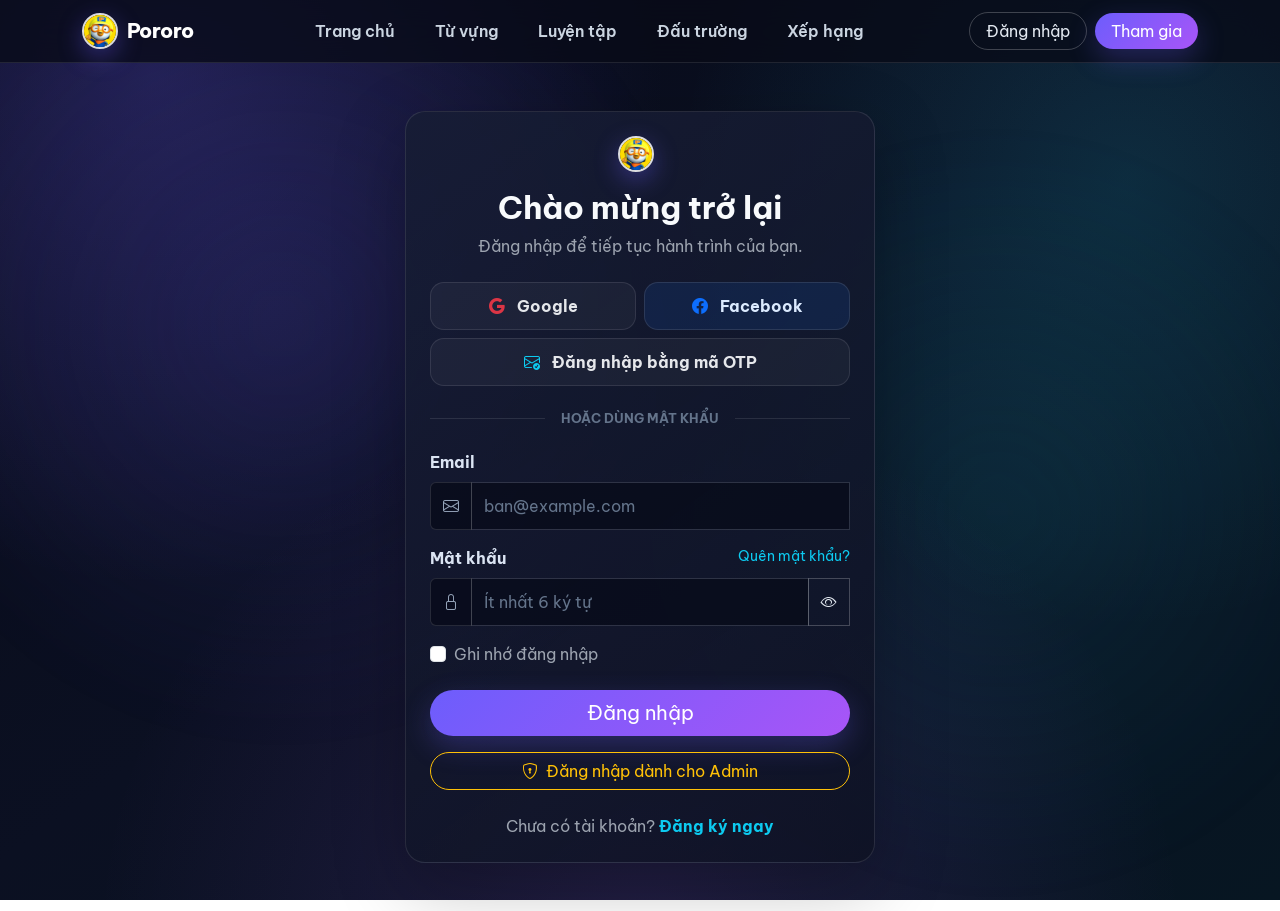
<file: profile.html>
<!doctype html>
<html lang="vi">
<head>
  <meta charset="utf-8">
  <meta name="viewport" content="width=device-width, initial-scale=1">
  <title>Hồ sơ | Vocab Battle - Game từ vựng tiếng Anh 1v1</title>
  <link rel="icon" type="image/jpeg" href="assets/images/pororo.jpg">
  <link href="https://fonts.googleapis.com/css2?family=Be+Vietnam+Pro:wght@400;500;600;700;800;900&display=swap" rel="stylesheet">
  <link href="https://cdn.jsdelivr.net/npm/bootstrap@5.3.8/dist/css/bootstrap.min.css" rel="stylesheet">
  <link href="https://cdn.jsdelivr.net/npm/bootstrap-icons@1.13.1/font/bootstrap-icons.min.css" rel="stylesheet">
  <link href="assets/css/main.css" rel="stylesheet">
</head>
<body data-page="profile">
  <header id="siteNav"></header>

  <main class="site-main profile-page py-5">
    <div class="container">
      <div class="row g-4 align-items-start">
        <div class="col-lg-4">
          <section class="glass-card profile-summary-card p-0 overflow-hidden">
            <div class="profile-banner"></div>
            <div class="text-center px-4 pb-4">
              <div class="profile-avatar-wrap">
                <div class="avatar avatar-lg mx-auto border-4" id="profileInitial">YOU</div>
              </div>
              <h2 class="h4 mt-3 mb-1" id="profileName">Người chơi</h2>
              <p class="text-muted-vb" id="profileEmail">player@example.com</p>
              <span class="badge badge-soft-primary rounded-pill px-3 py-2" id="profileRole">User</span>
              <hr class="border-secondary my-4">
              <div class="row">
                <div class="col"><strong class="d-block fs-4" id="profileElo">0</strong><small class="text-muted-vb">Elo</small></div>
                <div class="col border-start border-secondary"><strong class="d-block fs-4" id="profileMatches">0</strong><small class="text-muted-vb">Trận</small></div>
                <div class="col border-start border-secondary"><strong class="d-block fs-4" id="profileWinRate">0%</strong><small class="text-muted-vb">Thắng</small></div>
              </div>
              <div class="profile-streak-panel mt-4">
                <div class="profile-streak-icon" aria-hidden="true"><i class="bi bi-fire"></i></div>
                <div class="profile-streak-stat"><strong id="profileCurrentStreak">0 ngày</strong><span>Chuỗi hiện tại</span></div>
                <div class="profile-streak-divider"></div>
                <div class="profile-streak-stat"><strong id="profileLongestStreak">0 ngày</strong><span>Kỷ lục</span></div>
              </div>
            </div>
          </section>
        </div>

        <div class="col-lg-8">
          <div class="profile-content-stack">
            <section class="glass-card">
              <div class="d-flex justify-content-between align-items-center mb-4">
                <div><h3 class="h4 mb-1">Thông tin cá nhân</h3><p class="text-muted-vb mb-0">Cập nhật hồ sơ hiển thị trong đấu trường.</p></div>
                <i class="bi bi-person-gear fs-2 text-info"></i>
              </div>
              <form id="profileForm">
                <div class="row g-3">
                  <div class="col-md-6"><label class="form-label" for="displayName">Tên hiển thị</label><input class="form-control" id="displayName" required></div>
                  <div class="col-md-6"><label class="form-label" for="profileEmailInput">Email</label><input class="form-control" id="profileEmailInput" type="email" disabled></div>
                  <div class="col-12"><label class="form-label" for="bio">Giới thiệu</label><textarea class="form-control" id="bio" rows="3" placeholder="Chia sẻ mục tiêu học tập của bạn..."></textarea></div>
                  <div class="col-12 text-end"><button class="btn btn-vb rounded-pill px-4" type="submit">Lưu thay đổi</button></div>
                </div>
              </form>
            </section>

            <section class="glass-card learning-activity-card" aria-labelledby="learningActivityTitle">
              <div class="learning-activity-heading">
                <div><h3 class="h4 mb-1" id="learningActivityTitle">Lịch học tập</h3><p class="text-muted-vb mb-0" id="learningActivitySummary">Chưa có hoạt động học tập.</p></div>
                <div class="learning-activity-badge"><i class="bi bi-calendar3"></i> 365 ngày</div>
              </div>
              <div class="learning-stats" aria-label="Thống kê học tập">
                <div class="learning-stat"><span class="learning-stat-icon is-fire"><i class="bi bi-fire"></i></span><div><strong id="activityCurrentStreak">0</strong><span>Chuỗi hiện tại</span></div></div>
                <div class="learning-stat"><span class="learning-stat-icon is-record"><i class="bi bi-lightning-charge-fill"></i></span><div><strong id="activityLongestStreak">0</strong><span>Chuỗi dài nhất</span></div></div>
                <div class="learning-stat"><span class="learning-stat-icon is-days"><i class="bi bi-check2-circle"></i></span><div><strong id="activityActiveDays">0</strong><span>Tổng ngày học</span></div></div>
              </div>
              <div class="learning-heatmap-scroll" tabindex="0" aria-label="Lịch hoạt động học tập trong 365 ngày">
                <div class="learning-heatmap-chart">
                  <div class="learning-heatmap-months" id="learningHeatmapMonths" aria-hidden="true"></div>
                  <div class="learning-heatmap-body">
                    <div class="learning-heatmap-weekdays" aria-hidden="true"><span></span><span>T2</span><span></span><span>T4</span><span></span><span>T6</span><span></span></div>
                    <div class="learning-heatmap" id="learningHeatmap" role="grid" aria-label="Mức độ học tập theo ngày"></div>
                  </div>
                </div>
              </div>
              <div class="learning-heatmap-footer">
                <span id="learningActivityUpdated">Hãy hoàn thành một câu luyện tập để bắt đầu chuỗi.</span>
                <div class="learning-heatmap-legend" aria-label="Thang mức độ hoạt động"><span>Ít</span><i class="heatmap-cell level-0"></i><i class="heatmap-cell level-1"></i><i class="heatmap-cell level-2"></i><i class="heatmap-cell level-3"></i><i class="heatmap-cell level-4"></i><span>Nhiều</span></div>
              </div>
            </section>

            <section class="glass-card">
              <h3 class="h4">Thành tích gần đây</h3>
              <div class="rank-row">
                <div class="feature-icon mb-0"><i class="bi bi-fire"></i></div>
                <div class="flex-grow-1"><strong id="streakAchievementTitle">Bắt đầu chuỗi học</strong><div class="small text-muted-vb" id="streakAchievementCopy">Hoàn thành một câu luyện tập hôm nay</div></div>
                <span class="badge badge-soft-warning" id="streakAchievementBadge">0 ngày</span>
              </div>
              <div class="rank-row">
                <div class="feature-icon mb-0"><i class="bi bi-trophy"></i></div>
                <div class="flex-grow-1"><strong>First Victory</strong><div class="small text-muted-vb">Giành chiến thắng đầu tiên</div></div>
                <span class="badge badge-soft-success" id="firstVictoryBadge">Chưa mở khóa</span>
              </div>
            </section>
          </div>
        </div>
      </div>
    </div>
  </main>

  <div id="siteFooter"></div>
  <script src="https://cdn.jsdelivr.net/npm/bootstrap@5.3.8/dist/js/bootstrap.bundle.min.js"></script>
  <script src="assets/js/app.js"></script>
  <script src="assets/js/profile.js"></script>
</body>
</html>
</file>
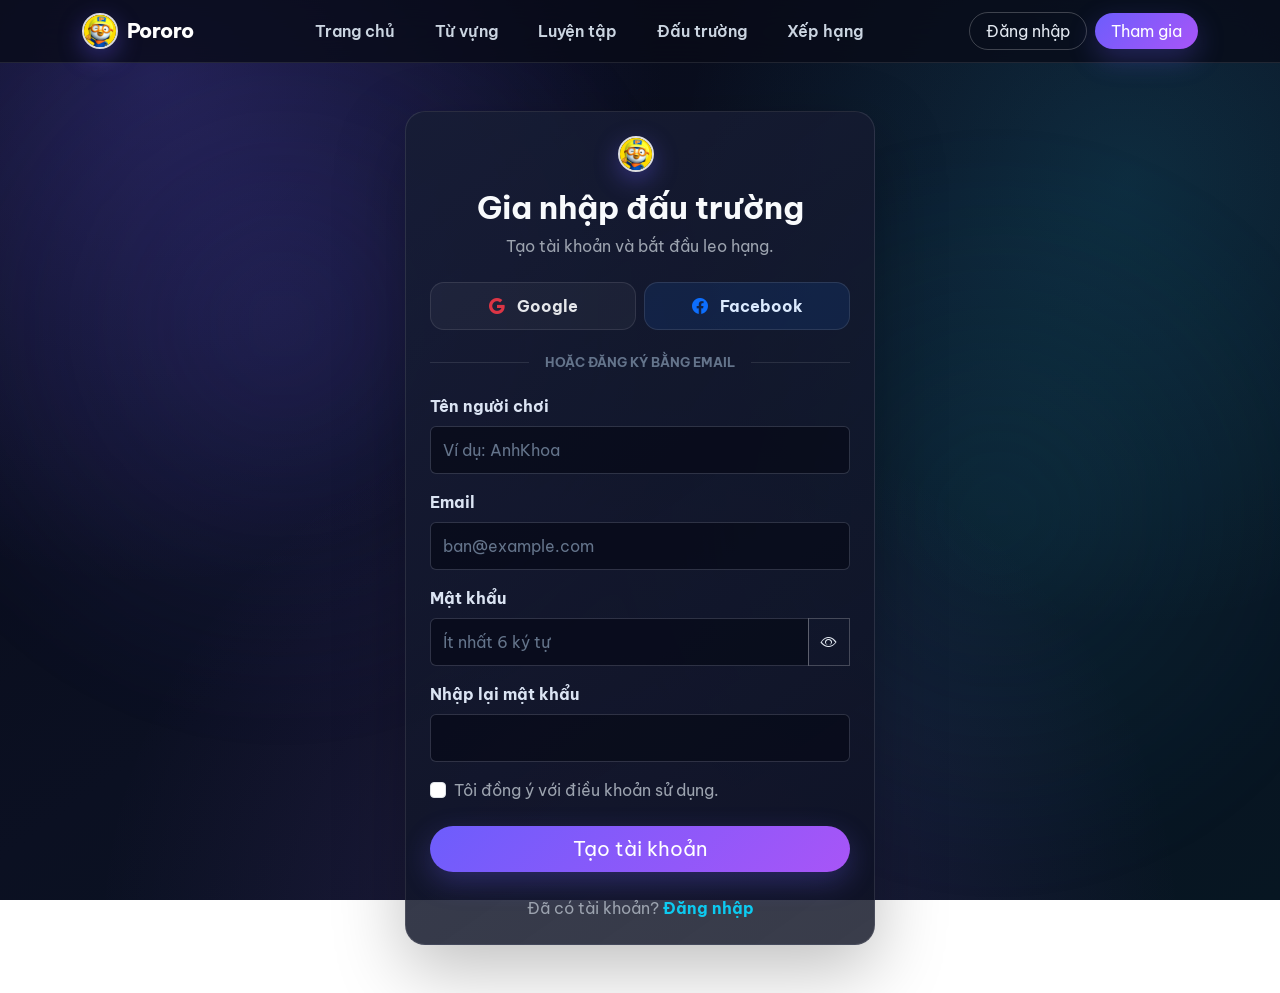
<file: register.html>
<!doctype html>
<html lang="vi">
<head>
  <meta charset="utf-8"><meta name="viewport" content="width=device-width, initial-scale=1">
  <title>Đăng ký | Vocab Battle - Game từ vựng tiếng Anh 1v1</title>
  <link rel="icon" type="image/jpeg" href="assets/images/pororo.jpg">
  <link href="https://fonts.googleapis.com/css2?family=Be+Vietnam+Pro:wght@400;500;600;700;800;900&display=swap" rel="stylesheet"><link href="https://cdn.jsdelivr.net/npm/bootstrap@5.3.8/dist/css/bootstrap.min.css" rel="stylesheet"><link href="https://cdn.jsdelivr.net/npm/bootstrap-icons@1.13.1/font/bootstrap-icons.min.css" rel="stylesheet"><link href="assets/css/main.css" rel="stylesheet">
</head>
<body data-page="register">
  <header id="siteNav"></header>
  <main class="auth-shell">
    <section class="glass-card auth-card">
      <div class="text-center mb-4"><img class="brand-mark mb-3" src="assets/images/pororo.jpg" alt="Pororo"><h1 class="h2 fw-bold">Gia nhập đấu trường</h1><p class="text-muted-vb">Tạo tài khoản và bắt đầu leo hạng.</p></div>
      <div class="row g-2"><div class="col-sm-6"><button class="social-btn w-100" type="button" data-social-login="google"><i class="bi bi-google text-danger"></i>Google</button></div><div class="col-sm-6"><button class="social-btn facebook w-100" type="button" data-social-login="facebook"><i class="bi bi-facebook text-primary"></i>Facebook</button></div></div><div class="auth-divider">hoặc đăng ký bằng email</div>
      <form id="authForm" data-mode="register" class="needs-validation" novalidate>
        <div class="mb-3"><label class="form-label" for="username">Tên người chơi</label><input class="form-control" id="username" minlength="3" maxlength="20" placeholder="Ví dụ: AnhKhoa" required><div class="invalid-feedback">Tên cần từ 3 đến 20 ký tự.</div></div>
        <div class="mb-3"><label class="form-label" for="email">Email</label><input class="form-control" id="email" type="email" placeholder="ban@example.com" required><div class="invalid-feedback">Vui lòng nhập email hợp lệ.</div></div>
        <div class="mb-3"><label class="form-label" for="password">Mật khẩu</label><div class="input-group"><input class="form-control" id="password" type="password" minlength="6" placeholder="Ít nhất 6 ký tự" required><button class="btn btn-outline-vb" type="button" id="togglePassword" aria-label="Hiện mật khẩu"><i class="bi bi-eye"></i></button><div class="invalid-feedback">Mật khẩu phải có ít nhất 6 ký tự.</div></div></div>
        <div class="mb-3"><label class="form-label" for="confirmPassword">Nhập lại mật khẩu</label><input class="form-control" id="confirmPassword" type="password" minlength="6" required><div class="invalid-feedback">Mật khẩu nhập lại chưa đúng.</div></div>
        <div class="form-check mb-4"><input class="form-check-input" type="checkbox" id="terms" required><label class="form-check-label text-muted-vb" for="terms">Tôi đồng ý với điều khoản sử dụng.</label><div class="invalid-feedback">Bạn cần đồng ý để tiếp tục.</div></div>
        <button class="btn btn-vb btn-lg w-100 rounded-pill" type="submit">Tạo tài khoản</button>
      </form>
      <p class="text-center text-muted-vb mt-4 mb-0">Đã có tài khoản? <a href="login.html" class="text-info text-decoration-none fw-bold">Đăng nhập</a></p>
    </section>
  </main>
  <div class="modal fade" id="registerOtpModal" tabindex="-1" aria-labelledby="registerOtpLabel" aria-hidden="true"><div class="modal-dialog modal-dialog-centered"><div class="modal-content bg-dark text-light border-secondary"><form id="registerOtpForm"><div class="modal-header border-secondary"><h2 class="modal-title fs-5" id="registerOtpLabel">Xác nhận email</h2><button class="btn-close btn-close-white" type="button" data-bs-dismiss="modal" aria-label="Đóng"></button></div><div class="modal-body"><p class="text-muted-vb">Nhập mã gồm 6 chữ số đã gửi đến email. Trong bản demo, hãy dùng <strong class="text-info">123456</strong>.</p><label class="form-label" for="registerOtpCode">Mã OTP</label><input class="form-control" id="registerOtpCode" inputmode="numeric" pattern="[0-9]{6}" maxlength="6" placeholder="123456" required><div class="invalid-feedback">Mã OTP không chính xác.</div></div><div class="modal-footer border-secondary"><button class="btn btn-outline-vb" type="button" data-bs-dismiss="modal">Hủy</button><button class="btn btn-vb" type="submit">Xác nhận và tạo tài khoản</button></div></form></div></div></div>
  <script src="https://cdn.jsdelivr.net/npm/bootstrap@5.3.8/dist/js/bootstrap.bundle.min.js"></script><script src="assets/js/app.js"></script><script src="assets/js/auth.js"></script>
</body>
</html>
</file>
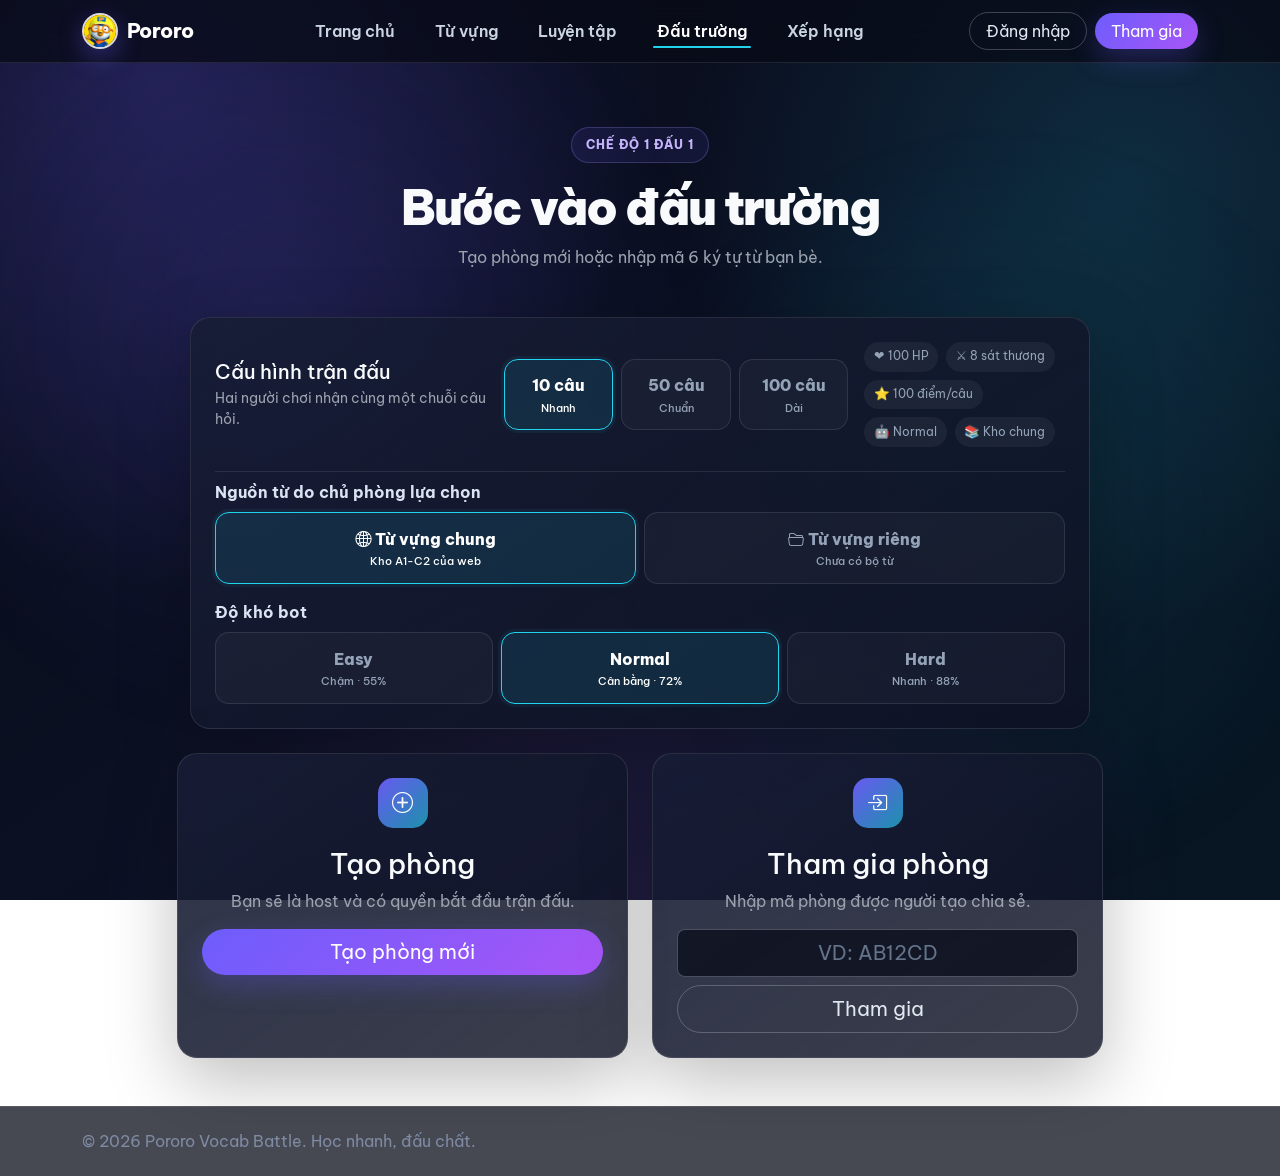
<file: room.html>
<!doctype html>
<html lang="vi">
<head>
  <meta charset="utf-8"><meta name="viewport" content="width=device-width, initial-scale=1">
  <title>Đấu trường | Vocab Battle - Game từ vựng tiếng Anh 1v1</title>
  <link rel="icon" type="image/jpeg" href="assets/images/pororo.jpg">
  <link href="https://fonts.googleapis.com/css2?family=Be+Vietnam+Pro:wght@400;500;600;700;800;900&display=swap" rel="stylesheet"><link href="https://cdn.jsdelivr.net/npm/bootstrap@5.3.8/dist/css/bootstrap.min.css" rel="stylesheet"><link href="https://cdn.jsdelivr.net/npm/bootstrap-icons@1.13.1/font/bootstrap-icons.min.css" rel="stylesheet"><link href="assets/css/main.css" rel="stylesheet">
</head>
<body data-page="room">
  <header id="siteNav"></header>
  <main class="site-main">
    <section class="page-hero text-center"><div class="container"><span class="eyebrow">Chế độ 1 đấu 1</span><h1 class="section-title mt-3">Bước vào đấu trường</h1><p class="text-muted-vb">Tạo phòng mới hoặc nhập mã 6 ký tự từ bạn bè.</p></div></section>
    <section class="pb-5"><div class="container">
      <div class="glass-card mb-4 mx-auto" style="max-width:900px"><div class="row align-items-center g-3"><div class="col-lg-4"><h2 class="h5 mb-1">Cấu hình trận đấu</h2><p class="small text-muted-vb mb-0">Hai người chơi nhận cùng một chuỗi câu hỏi.</p></div><div class="col-lg-5"><div class="row g-2"><div class="col-4 mode-option"><input type="radio" name="roomMode" id="roomMode10" value="10"><label for="roomMode10">10 câu<small>Nhanh</small></label></div><div class="col-4 mode-option"><input type="radio" name="roomMode" id="roomMode50" value="50"><label for="roomMode50">50 câu<small>Chuẩn</small></label></div><div class="col-4 mode-option"><input type="radio" name="roomMode" id="roomMode100" value="100"><label for="roomMode100">100 câu<small>Dài</small></label></div></div></div><div class="col-lg-3"><div class="battle-summary" id="roomModeSummary"></div></div><div class="col-12"><hr class="border-secondary my-2"><p class="form-label mb-2">Nguồn từ do chủ phòng lựa chọn</p><div class="row g-2"><div class="col-md-6 mode-option"><input type="radio" name="roomBank" id="roomBankPublic" value="public"><label for="roomBankPublic"><i class="bi bi-globe2 me-1"></i>Từ vựng chung<small>Kho A1-C2 của web</small></label></div><div class="col-md-6 mode-option"><input type="radio" name="roomBank" id="roomBankPersonal" value="personal"><label for="roomBankPersonal"><i class="bi bi-folder2-open me-1"></i>Từ vựng riêng<small id="roomPersonalCount">Chưa có bộ từ</small></label></div></div></div><div class="col-12"><p class="form-label mb-2">Độ khó bot</p><div class="row g-2"><div class="col-4 mode-option"><input type="radio" name="roomDifficulty" id="roomDifficultyEasy" value="easy"><label for="roomDifficultyEasy">Easy<small>Chậm · 55%</small></label></div><div class="col-4 mode-option"><input type="radio" name="roomDifficulty" id="roomDifficultyNormal" value="normal"><label for="roomDifficultyNormal">Normal<small>Cân bằng · 72%</small></label></div><div class="col-4 mode-option"><input type="radio" name="roomDifficulty" id="roomDifficultyHard" value="hard"><label for="roomDifficultyHard">Hard<small>Nhanh · 88%</small></label></div></div></div></div></div>
      <div id="emptyRoomPanel" class="row g-4 justify-content-center">
        <div class="col-lg-5"><div class="glass-card text-center"><div class="feature-icon mx-auto"><i class="bi bi-plus-circle"></i></div><h3>Tạo phòng</h3><p class="text-muted-vb">Bạn sẽ là host và có quyền bắt đầu trận đấu.</p><button class="btn btn-vb btn-lg rounded-pill w-100" id="createRoom">Tạo phòng mới</button></div></div>
        <div class="col-lg-5"><div class="glass-card text-center"><div class="feature-icon mx-auto"><i class="bi bi-box-arrow-in-right"></i></div><h3>Tham gia phòng</h3><p class="text-muted-vb">Nhập mã phòng được người tạo chia sẻ.</p><form id="joinRoomForm"><input class="form-control form-control-lg text-center text-uppercase mb-2" id="roomCode" maxlength="6" placeholder="VD: AB12CD" required><div class="invalid-feedback mb-2">Mã phòng phải có đúng 6 ký tự.</div><button class="btn btn-outline-vb btn-lg rounded-pill w-100" type="submit">Tham gia</button></form></div></div>
      </div>
      <div class="row justify-content-center d-none" id="roomPanel"><div class="col-lg-8"><div class="glass-card">
        <div class="text-center mb-4"><span class="eyebrow">Phòng chờ</span><p class="text-muted-vb mt-3 mb-2">Mã phòng của bạn</p><div class="room-code" data-room-code>ABC123</div><button class="btn btn-sm btn-outline-vb rounded-pill mt-3" id="copyCode"><i class="bi bi-copy me-1"></i>Sao chép mã</button></div>
        <div class="row g-3 mb-4"><div class="col-md-6"><div class="player-card d-flex align-items-center gap-3"><div class="avatar avatar-lg">YOU</div><div><small class="text-info">HOST</small><h5 class="mb-0">Bạn</h5><span class="badge badge-soft-success mt-1">Sẵn sàng</span></div></div></div><div class="col-md-6"><div class="player-card d-flex align-items-center gap-3"><div class="avatar avatar-lg" style="--avatar-a:#374151;--avatar-b:#64748b">?</div><div><small class="text-muted-vb">ĐỐI THỦ</small><h5 class="mb-0">Đang chờ...</h5><span class="badge badge-soft-warning mt-1">Chưa vào phòng</span></div></div></div></div>
        <div class="text-center" id="hostActions"><p class="small text-muted-vb">Bản demo cho phép bắt đầu ngay để xem giao diện battle.</p><button class="btn btn-vb btn-lg rounded-pill px-5" id="startBattle"><i class="bi bi-play-fill me-2"></i>Bắt đầu trận</button></div>
      </div></div></div>
    </div></section>
  </main>
  <div id="siteFooter"></div>
  <script src="https://cdn.jsdelivr.net/npm/bootstrap@5.3.8/dist/js/bootstrap.bundle.min.js"></script><script src="assets/js/app.js"></script><script src="assets/js/vocabulary-data.js"></script><script src="assets/js/vocabulary-examples.js"></script><script src="assets/js/ielts-band7-data.js"></script><script src="assets/js/word-bank.js"></script><script src="assets/js/battle-config.js"></script><script src="assets/js/room.js"></script>
</body>
</html>
</file>
<file: assets/css/main.css>
:root {
  --vb-primary: #6d5dfc;
  --vb-primary-dark: #4f46e5;
  --vb-secondary: #a855f7;
  --vb-accent: #22d3ee;
  --vb-bg: #080b18;
  --vb-surface: #11162a;
  --vb-surface-2: #171d35;
  --vb-border: rgba(255, 255, 255, 0.1);
  --vb-text: #f8fafc;
  --vb-muted: #9ca3af;
  --vb-success: #34d399;
  --vb-danger: #fb7185;
  --vb-warning: #fbbf24;
  --vb-radius: 20px;
}

* { box-sizing: border-box; }

html { scroll-behavior: smooth; }

body {
  position: relative;
  isolation: isolate;
  min-height: 100vh;
  margin: 0;
  overflow-x: hidden;
  color: var(--vb-text);
  background:
    radial-gradient(circle at 12% 8%, rgba(109,93,252,.24), transparent 32rem),
    radial-gradient(circle at 88% 20%, rgba(34,211,238,.14), transparent 28rem),
    radial-gradient(circle at 50% 105%, rgba(168,85,247,.16), transparent 34rem),
    linear-gradient(145deg, #080b18 0%, #0b1022 48%, #071622 100%);
  background-attachment: fixed;
  font-family: "Be Vietnam Pro", system-ui, -apple-system, BlinkMacSystemFont, "Segoe UI", sans-serif;
}

body::before {
  position: fixed;
  z-index: -1;
  inset: -20%;
  content: "";
  pointer-events: none;
  background:
    radial-gradient(circle at 30% 40%, rgba(109,93,252,.13), transparent 26rem),
    radial-gradient(circle at 70% 55%, rgba(34,211,238,.09), transparent 24rem);
  filter: blur(24px);
  will-change: transform;
  animation: aurora-drift 16s ease-in-out infinite alternate;
}

.page-loader {
  position: fixed;
  z-index: 3000;
  inset: 0;
  display: grid;
  place-items: center;
  padding: 1.5rem;
  opacity: 1;
  visibility: visible;
  background:
    radial-gradient(circle at 50% 42%, rgba(109,93,252,.24), transparent 18rem),
    rgba(8,11,24,.96);
  backdrop-filter: blur(16px);
  transition: opacity .28s ease, visibility .28s ease;
}

.page-loader.is-hidden {
  opacity: 0;
  visibility: hidden;
  pointer-events: none;
}

.page-loader-card {
  display: flex;
  flex-direction: column;
  align-items: center;
  min-width: min(100%, 230px);
  padding: 1.5rem 1.75rem;
  text-align: center;
  border: 1px solid rgba(255,255,255,.1);
  border-radius: 24px;
  background: rgba(17,22,42,.82);
  box-shadow: 0 28px 80px rgba(0,0,0,.38);
}

.page-loader-logo-wrap {
  position: relative;
  display: grid;
  width: 78px;
  height: 78px;
  margin-bottom: .9rem;
  place-items: center;
}

.page-loader-logo {
  width: 58px;
  height: 58px;
  object-fit: cover;
  border: 3px solid rgba(255,255,255,.9);
  border-radius: 50%;
  box-shadow: 0 10px 28px rgba(109,93,252,.42);
}

.page-loader-ring {
  position: absolute;
  inset: 0;
  border: 3px solid rgba(255,255,255,.1);
  border-top-color: var(--vb-accent);
  border-right-color: var(--vb-primary);
  border-radius: 50%;
  animation: page-loader-spin .9s linear infinite;
}

.page-loader-title {
  color: #fff;
  font-size: 1rem;
  font-weight: 850;
}

.page-loader-message {
  margin-top: .25rem;
  color: #94a3b8;
  font-size: .78rem;
}

.page-loader-dots {
  display: flex;
  gap: .3rem;
  margin-top: .75rem;
}

.page-loader-dots i {
  width: 6px;
  height: 6px;
  border-radius: 50%;
  background: var(--vb-accent);
  animation: page-loader-dot .8s ease-in-out infinite alternate;
}

.page-loader-dots i:nth-child(2) { animation-delay: .15s; }
.page-loader-dots i:nth-child(3) { animation-delay: .3s; }

body.page-is-ready .navbar-vb,
body.page-is-ready .site-main,
body.page-is-ready .site-footer {
  animation: page-enter .42s cubic-bezier(.2,.7,.3,1) both;
}

body.page-is-ready .site-main { animation-delay: .04s; }
body.page-is-ready .site-footer { animation-delay: .08s; }

body.page-is-leaving .navbar-vb,
body.page-is-leaving .site-main,
body.page-is-leaving .site-footer {
  opacity: 0;
  transform: translateY(-8px);
  transition: opacity .2s ease, transform .2s ease;
}

@keyframes page-loader-spin {
  to { transform: rotate(360deg); }
}

@keyframes page-loader-dot {
  from { opacity: .3; transform: translateY(2px); }
  to { opacity: 1; transform: translateY(-2px); }
}

@keyframes page-enter {
  from { opacity: 0; transform: translateY(10px); }
  to { opacity: 1; transform: translateY(0); }
}

@keyframes aurora-drift {
  from { transform: translate3d(-2%, -1%, 0) scale(1); }
  to { transform: translate3d(3%, 2%, 0) scale(1.06); }
}

@media (prefers-reduced-motion: reduce) {
  .page-loader,
  body.page-is-leaving .navbar-vb,
  body.page-is-leaving .site-main,
  body.page-is-leaving .site-footer { transition: none; }

  .page-loader-ring,
  .page-loader-dots i,
  body::before,
  body.page-is-ready .navbar-vb,
  body.page-is-ready .site-main,
  body.page-is-ready .site-footer { animation: none; }
}

a { color: inherit; }

.site-main { min-height: calc(100vh - 148px); }

.navbar-vb {
  background: rgba(8, 11, 24, 0.78);
  border-bottom: 1px solid var(--vb-border);
  backdrop-filter: blur(18px);
}

.navbar-brand {
  font-weight: 800;
  letter-spacing: -0.025em;
}

.brand-mark {
  display: inline-block;
  width: 36px;
  height: 36px;
  margin-right: 0.55rem;
  object-fit: cover;
  border: 2px solid rgba(255, 255, 255, .85);
  border-radius: 50%;
  box-shadow: 0 8px 25px rgba(109, 93, 252, 0.38);
}

.brand-name { color: #fff; }
.brand-name span { color: #fff; }

.nav-link {
  color: #cbd5e1;
  font-weight: 600;
}

.nav-link:hover,
.nav-link.active { color: #fff; }

.nav-link.active { position: relative; }

.nav-link.active::after {
  position: absolute;
  right: 0.75rem;
  bottom: 0.2rem;
  left: 0.75rem;
  height: 2px;
  content: "";
  background: var(--vb-accent);
  border-radius: 999px;
}

.btn-vb {
  color: #fff;
  border: 0;
  background: linear-gradient(135deg, var(--vb-primary), var(--vb-secondary));
  box-shadow: 0 10px 28px rgba(109, 93, 252, 0.28);
}

.btn-vb:hover,
.btn-vb:focus {
  color: #fff;
  transform: translateY(-1px);
  box-shadow: 0 14px 32px rgba(109, 93, 252, 0.38);
}

.btn-outline-vb {
  color: #e2e8f0;
  border-color: rgba(255, 255, 255, 0.22);
}

.btn-outline-vb:hover {
  color: #fff;
  border-color: var(--vb-primary);
  background: rgba(109, 93, 252, 0.15);
}

.hero {
  position: relative;
  padding: 7rem 0 5rem;
  overflow: hidden;
}

.hero::after {
  position: absolute;
  top: 12%;
  right: -6rem;
  width: 22rem;
  height: 22rem;
  content: "";
  border: 1px solid rgba(255, 255, 255, 0.08);
  border-radius: 38% 62% 55% 45%;
  transform: rotate(18deg);
}

.eyebrow {
  display: inline-flex;
  gap: 0.5rem;
  align-items: center;
  padding: 0.48rem 0.85rem;
  color: #c4b5fd;
  font-size: 0.78rem;
  font-weight: 800;
  letter-spacing: 0.08em;
  text-transform: uppercase;
  border: 1px solid rgba(167, 139, 250, 0.25);
  border-radius: 999px;
  background: rgba(109, 93, 252, 0.1);
}

.hero-title {
  max-width: 780px;
  margin: 1.25rem 0;
  font-size: clamp(2.35rem, 5vw, 4.25rem);
  font-weight: 900;
  line-height: 1.03;
  letter-spacing: -0.05em;
}

.gradient-text {
  color: transparent;
  background: linear-gradient(90deg, #a78bfa, #22d3ee);
  -webkit-background-clip: text;
  background-clip: text;
}

.hero-copy {
  max-width: 640px;
  margin: 0;
  color: #aeb8cb;
  font-size: 1.1rem;
  line-height: 1.75;
}

.section-space { padding: 5rem 0; }

.section-title {
  font-size: clamp(2rem, 5vw, 3rem);
  font-weight: 850;
  letter-spacing: -0.04em;
}

.text-muted-vb { color: var(--vb-muted) !important; }

.glass-card {
  height: 100%;
  padding: 1.5rem;
  border: 1px solid var(--vb-border);
  border-radius: var(--vb-radius);
  background: linear-gradient(145deg, rgba(23, 29, 53, 0.9), rgba(14, 18, 35, 0.82));
  box-shadow: 0 24px 70px rgba(0, 0, 0, 0.25);
}

.feature-icon {
  display: grid;
  width: 50px;
  height: 50px;
  margin-bottom: 1.2rem;
  place-items: center;
  color: #fff;
  font-size: 1.3rem;
  border-radius: 15px;
  background: linear-gradient(135deg, rgba(109, 93, 252, 0.95), rgba(34, 211, 238, 0.65));
}

.stat-value {
  font-size: 2rem;
  font-weight: 900;
  letter-spacing: -0.04em;
}

.rank-row {
  display: flex;
  gap: 1rem;
  align-items: center;
  padding: 1rem 0;
  border-bottom: 1px solid var(--vb-border);
}

.rank-row:last-child { border-bottom: 0; }

.rank-number {
  width: 34px;
  font-weight: 900;
  text-align: center;
}

.avatar {
  display: grid;
  flex: 0 0 auto;
  width: 44px;
  height: 44px;
  place-items: center;
  color: #fff;
  font-weight: 800;
  border: 2px solid rgba(255,255,255,.15);
  border-radius: 50%;
  background: linear-gradient(135deg, var(--avatar-a, #6d5dfc), var(--avatar-b, #22d3ee));
}

.avatar-lg { width: 76px; height: 76px; font-size: 1.3rem; }
.avatar img { width: 100%; height: 100%; object-fit: cover; border-radius: inherit; }

.page-hero { padding: 4rem 0 2rem; }

.auth-shell {
  display: grid;
  min-height: calc(100vh - 76px);
  place-items: center;
  padding: 3rem 1rem;
}

.auth-card { width: min(100%, 470px); }

.social-btn {
  display: flex;
  gap: .75rem;
  align-items: center;
  justify-content: center;
  min-height: 48px;
  color: #e5e7eb;
  font-weight: 700;
  border: 1px solid var(--vb-border);
  border-radius: 14px;
  background: rgba(255, 255, 255, .04);
}

.social-btn:hover {
  color: #fff;
  border-color: rgba(255,255,255,.3);
  background: rgba(255,255,255,.08);
}

.social-btn.facebook { color: #dbeafe; background: rgba(24,119,242,.12); }

.auth-divider {
  display: flex;
  gap: 1rem;
  align-items: center;
  margin: 1.4rem 0;
  color: #64748b;
  font-size: .8rem;
  font-weight: 700;
  text-transform: uppercase;
}

.auth-divider::before,
.auth-divider::after {
  flex: 1;
  height: 1px;
  content: "";
  background: var(--vb-border);
}

.pororo-hero {
  position: relative;
  width: min(260px, 70vw);
  aspect-ratio: 1;
  margin: 2rem auto 0;
  overflow: hidden;
  border: 8px solid rgba(255,255,255,.08);
  border-radius: 42% 58% 46% 54%;
  box-shadow: 0 30px 80px rgba(79,70,229,.32);
  transform: rotate(3deg);
}

.pororo-hero img { width: 100%; height: 100%; object-fit: cover; }

.battle-launcher {
  position: relative;
  padding: clamp(1.25rem, 4vw, 2rem);
  border: 1px solid rgba(167,139,250,.3);
  border-radius: 28px;
  background: linear-gradient(145deg, rgba(23,29,53,.96), rgba(10,14,28,.94));
  box-shadow: 0 28px 80px rgba(0,0,0,.36), inset 0 1px 0 rgba(255,255,255,.06);
}

.battle-launcher::before {
  position: absolute;
  top: -1px;
  left: 12%;
  width: 76%;
  height: 2px;
  content: "";
  background: linear-gradient(90deg, transparent, var(--vb-accent), transparent);
}

.match-type-btn {
  display: flex;
  gap: .85rem;
  align-items: center;
  width: 100%;
  min-height: 82px;
  padding: 1rem;
  color: #e5e7eb;
  text-align: left;
  border: 1px solid var(--vb-border);
  border-radius: 17px;
  background: rgba(255,255,255,.035);
  transition: .2s ease;
}

.match-type-btn:hover,
.match-type-btn.active {
  color: #fff;
  border-color: var(--vb-primary);
  background: rgba(109,93,252,.16);
  transform: translateY(-2px);
}

.match-type-icon {
  display: grid;
  width: 42px;
  height: 42px;
  flex: 0 0 auto;
  place-items: center;
  color: #fff;
  font-size: 1.15rem;
  border-radius: 13px;
  background: linear-gradient(135deg, var(--vb-primary), var(--vb-secondary));
}

.mode-option { position: relative; }
.mode-option input { position: absolute; opacity: 0; pointer-events: none; }
.mode-option label {
  display: block;
  padding: .85rem .5rem;
  color: #94a3b8;
  font-weight: 800;
  text-align: center;
  cursor: pointer;
  border: 1px solid var(--vb-border);
  border-radius: 14px;
  background: rgba(255,255,255,.03);
  transition: .2s ease;
}
.mode-option label small { display: block; margin-top: .15rem; font-size: .68rem; font-weight: 500; }
.mode-option input:checked + label {
  color: #fff;
  border-color: var(--vb-accent);
  background: rgba(34,211,238,.11);
  box-shadow: 0 0 0 3px rgba(34,211,238,.06);
}

.battle-summary {
  display: flex;
  flex-wrap: wrap;
  gap: .5rem;
  color: #94a3b8;
  font-size: .78rem;
}
.battle-summary span { padding: .35rem .6rem; border-radius: 999px; background: rgba(255,255,255,.05); }

.form-label { color: #dbe4f3; font-weight: 700; }

.form-control,
.form-select {
  min-height: 48px;
  color: #f8fafc;
  border-color: rgba(255,255,255,.12);
  background-color: rgba(8,11,24,.72);
}

.form-control:focus,
.form-select:focus {
  color: #fff;
  border-color: var(--vb-primary);
  background-color: #0f1428;
  box-shadow: 0 0 0 .25rem rgba(109,93,252,.15);
}

.form-control::placeholder { color: #64748b; }

.form-control:disabled {
  color: #cbd5e1;
  -webkit-text-fill-color: #cbd5e1;
  opacity: 1;
  cursor: not-allowed;
  border-color: rgba(255,255,255,.12);
  background-color: rgba(8,11,24,.72);
}

.form-select option { color: #111827; }

#wordModal .form-select,
#wordModal .form-select:focus {
  color: #fff;
}

#wordModal .form-select option {
  color: #fff;
  background-color: #0f1428;
}

.input-group-text {
  color: #94a3b8;
  border-color: rgba(255,255,255,.12);
  background: rgba(8,11,24,.72);
}

.profile-banner {
  height: 145px;
  border-radius: var(--vb-radius) var(--vb-radius) 0 0;
  background:
    linear-gradient(125deg, rgba(109,93,252,.9), rgba(168,85,247,.65)),
    repeating-linear-gradient(45deg, transparent, transparent 16px, rgba(255,255,255,.08) 16px, rgba(255,255,255,.08) 17px);
}

.profile-avatar-wrap { margin-top: -42px; }

.profile-page .glass-card {
  height: auto;
}

.profile-summary-card {
  position: static;
}

.profile-content-stack {
  display: grid;
  gap: 1.5rem;
  align-content: start;
}

.profile-streak-panel {
  display: grid;
  grid-template-columns: 48px minmax(0, 1fr) 1px minmax(0, 1fr);
  gap: .8rem;
  align-items: center;
  padding: .9rem;
  text-align: left;
  border: 1px solid rgba(251,191,36,.2);
  border-radius: 17px;
  background: linear-gradient(135deg, rgba(245,158,11,.12), rgba(168,85,247,.08));
}

.profile-streak-icon {
  display: grid;
  width: 48px;
  height: 48px;
  color: #fde68a;
  font-size: 1.4rem;
  place-items: center;
  border-radius: 15px;
  background: rgba(245,158,11,.16);
  box-shadow: inset 0 0 0 1px rgba(251,191,36,.16);
}

.profile-streak-stat strong,
.profile-streak-stat span { display: block; }
.profile-streak-stat strong { color: #fff; font-size: .9rem; font-weight: 850; }
.profile-streak-stat span { margin-top: .12rem; color: #94a3b8; font-size: .64rem; }
.profile-streak-divider { align-self: stretch; background: rgba(255,255,255,.1); }

.learning-activity-card { overflow: hidden; }

.learning-activity-heading,
.learning-heatmap-footer {
  display: flex;
  gap: 1rem;
  align-items: center;
  justify-content: space-between;
}

.learning-activity-badge {
  display: inline-flex;
  flex: 0 0 auto;
  gap: .45rem;
  align-items: center;
  padding: .48rem .72rem;
  color: #c4b5fd;
  font-size: .72rem;
  font-weight: 750;
  border: 1px solid rgba(167,139,250,.2);
  border-radius: 999px;
  background: rgba(109,93,252,.1);
}

.learning-stats {
  display: grid;
  grid-template-columns: repeat(3, minmax(0, 1fr));
  gap: .75rem;
  margin: 1.25rem 0 1.4rem;
}

.learning-stat {
  display: flex;
  gap: .65rem;
  align-items: center;
  min-width: 0;
  padding: .78rem;
  border: 1px solid rgba(255,255,255,.08);
  border-radius: 15px;
  background: rgba(8,11,24,.38);
}

.learning-stat-icon {
  display: grid;
  flex: 0 0 auto;
  width: 38px;
  height: 38px;
  place-items: center;
  border-radius: 12px;
}

.learning-stat-icon.is-fire { color: #fde68a; background: rgba(245,158,11,.14); }
.learning-stat-icon.is-record { color: #c4b5fd; background: rgba(109,93,252,.14); }
.learning-stat-icon.is-days { color: #67e8f9; background: rgba(34,211,238,.12); }
.learning-stat strong,
.learning-stat span { display: block; }
.learning-stat strong { color: #fff; font-size: 1.05rem; font-weight: 900; line-height: 1.15; }
.learning-stat span { margin-top: .15rem; overflow: hidden; color: #94a3b8; font-size: .64rem; text-overflow: ellipsis; white-space: nowrap; }

.learning-heatmap-scroll {
  padding: .85rem .85rem 1rem;
  overflow-x: auto;
  border: 1px solid rgba(255,255,255,.08);
  border-radius: 17px;
  outline: none;
  background: rgba(8,11,24,.45);
  scrollbar-color: rgba(109,93,252,.5) transparent;
  scrollbar-width: thin;
}

.learning-heatmap-scroll:focus-visible {
  border-color: rgba(34,211,238,.52);
  box-shadow: 0 0 0 3px rgba(34,211,238,.1);
}

.learning-heatmap-chart { width: max-content; min-width: 100%; }

.learning-heatmap-months {
  display: grid;
  grid-template-columns: repeat(var(--heatmap-weeks), 12px);
  gap: 4px;
  width: max-content;
  margin: 0 0 .45rem 30px;
  color: #8490a7;
  font-size: .6rem;
  line-height: 1;
}

.learning-heatmap-months span {
  min-width: 12px;
  white-space: nowrap;
}

.learning-heatmap-body { display: flex; gap: 6px; align-items: flex-start; }

.learning-heatmap-weekdays {
  display: grid;
  flex: 0 0 24px;
  grid-template-rows: repeat(7, 12px);
  gap: 4px;
  color: #718096;
  font-size: .56rem;
  line-height: 12px;
}

.learning-heatmap {
  display: grid;
  grid-auto-columns: 12px;
  grid-auto-flow: column;
  grid-template-rows: repeat(7, 12px);
  gap: 4px;
  width: max-content;
}

.heatmap-cell {
  display: block;
  width: 12px;
  height: 12px;
  padding: 0;
  border: 0;
  border-radius: 3px;
  background: rgba(255,255,255,.07);
  box-shadow: inset 0 0 0 1px rgba(255,255,255,.035);
}

button.heatmap-cell:not(:disabled) { cursor: help; transition: transform .15s ease, filter .15s ease; }
button.heatmap-cell:not(:disabled):hover { z-index: 1; filter: brightness(1.25); transform: scale(1.35); }
.heatmap-cell.level-0 { background: rgba(255,255,255,.07); }
.heatmap-cell.level-1 { background: #274aa8; }
.heatmap-cell.level-2 { background: #4567dd; }
.heatmap-cell.level-3 { background: #725cf3; }
.heatmap-cell.level-4 { background: linear-gradient(135deg, #a855f7, #22d3ee); box-shadow: 0 0 8px rgba(109,93,252,.28); }
.heatmap-cell.is-future { opacity: .22; background: rgba(255,255,255,.025); }

.learning-heatmap-footer {
  margin-top: .8rem;
  color: #8792a8;
  font-size: .66rem;
}

.learning-heatmap-legend { display: inline-flex; flex: 0 0 auto; gap: 4px; align-items: center; }
.learning-heatmap-legend span { margin: 0 .18rem; }

@media (max-width: 575.98px) {
  .profile-streak-panel { grid-template-columns: 42px minmax(0, 1fr) 1px minmax(0, 1fr); gap: .55rem; padding: .75rem; }
  .profile-streak-icon { width: 42px; height: 42px; }
  .learning-activity-heading { align-items: flex-start; }
  .learning-stats { grid-template-columns: 1fr; }
  .learning-stat span { font-size: .7rem; }
  .learning-heatmap-footer { align-items: flex-start; flex-direction: column; }
}

.table-vb { --bs-table-bg: transparent; --bs-table-color: #e5e7eb; }
.table-vb > :not(caption) > * > * { padding: 1rem; border-bottom-color: var(--vb-border); }

.badge-soft-primary { color: #c4b5fd; background: rgba(109,93,252,.16); }
.badge-soft-success { color: #6ee7b7; background: rgba(16,185,129,.14); }
.badge-soft-warning { color: #fde68a; background: rgba(245,158,11,.15); }
.badge-soft-danger { color: #fda4af; background: rgba(244,63,94,.14); }

.role-pill {
  padding: .15rem .4rem;
  color: #fde68a;
  font-size: .62rem;
  font-weight: 800;
  text-transform: uppercase;
  border-radius: 999px;
  background: rgba(245,158,11,.16);
}

.bank-tabs {
  display: inline-flex;
  flex-wrap: wrap;
  gap: .35rem;
  padding: .3rem;
  border: 1px solid var(--vb-border);
  border-radius: 15px;
  background: rgba(8,11,24,.45);
}

.bank-tab {
  padding: .65rem 1rem;
  color: #94a3b8;
  font-weight: 750;
  border: 0;
  border-radius: 11px;
  background: transparent;
}

.bank-tab:hover,
.bank-tab.active { color: #fff; background: rgba(109,93,252,.18); }

.upload-dropzone {
  padding: 2rem 1rem;
  text-align: center;
  cursor: pointer;
  border: 1px dashed rgba(34,211,238,.38);
  border-radius: 18px;
  background: rgba(34,211,238,.045);
}

.upload-dropzone:hover,
.upload-dropzone.dragover { border-color: var(--vb-accent); background: rgba(34,211,238,.09); }

.level-filter-buttons {
  display: grid;
  grid-template-columns: repeat(7, 1fr);
  gap: .35rem;
  padding: .3rem;
  border: 1px solid var(--vb-border);
  border-radius: 14px;
  background: rgba(8,11,24,.55);
}

.level-filter-btn {
  min-height: 40px;
  padding: .45rem .35rem;
  color: #94a3b8;
  font-size: .82rem;
  font-weight: 800;
  border: 0;
  border-radius: 10px;
  background: transparent;
  transition: .18s ease;
}

.level-filter-btn:hover,
.level-filter-btn.active {
  color: #fff;
  background: linear-gradient(135deg, rgba(109,93,252,.8), rgba(168,85,247,.6));
}

@media (max-width: 575.98px) {
  .level-filter-buttons { grid-template-columns: repeat(4, 1fr); }
}

.room-code {
  padding: 1.5rem;
  color: #fff;
  font-family: ui-monospace, SFMono-Regular, Menlo, monospace;
  font-size: clamp(2rem, 8vw, 4rem);
  font-weight: 900;
  letter-spacing: .18em;
  text-align: center;
  border: 1px dashed rgba(255,255,255,.25);
  border-radius: 18px;
  background: rgba(8,11,24,.6);
}

.battle-stage {
  position: relative;
  min-height: calc(100vh - 76px);
  padding: 2.5rem 0 4rem;
  overflow: hidden;
}

.player-card {
  padding: 1rem;
  border: 1px solid var(--vb-border);
  border-radius: 18px;
  background: rgba(17,22,42,.88);
}

.hp-track {
  height: 10px;
  overflow: hidden;
  border-radius: 999px;
  background: rgba(255,255,255,.1);
}

.hp-bar {
  width: 100%;
  height: 100%;
  border-radius: inherit;
  background: linear-gradient(90deg, #10b981, #34d399);
  transition: width .45s ease, background .3s ease;
}

.question-card {
  padding: clamp(1.5rem, 5vw, 3rem);
  border: 1px solid rgba(109,93,252,.38);
  border-radius: 28px;
  background: linear-gradient(145deg, rgba(23,29,53,.98), rgba(10,14,28,.96));
  box-shadow: 0 30px 90px rgba(0,0,0,.38), inset 0 1px 0 rgba(255,255,255,.05);
}

.timer-ring {
  display: grid;
  width: 64px;
  height: 64px;
  place-items: center;
  color: #fff;
  font-size: 1.45rem;
  font-weight: 900;
  border: 5px solid rgba(34,211,238,.25);
  border-top-color: var(--vb-accent);
  border-radius: 50%;
}

.battle-word {
  margin: 1.5rem 0 2rem;
  font-size: clamp(2.4rem, 7vw, 5.3rem);
  font-weight: 900;
  letter-spacing: .06em;
}

.battle-question-card {
  position: relative;
  max-width: 920px;
  overflow: hidden;
  isolation: isolate;
}

.battle-question-card .battle-word {
  max-width: 100%;
  margin: 1rem 0 1.6rem;
  font-family: "Be Vietnam Pro", system-ui, -apple-system, BlinkMacSystemFont, "Segoe UI", sans-serif;
  font-size: clamp(1.75rem, 4vw, 3.15rem);
  font-weight: 800;
  line-height: 1.2;
  letter-spacing: .015em;
  text-wrap: balance;
  overflow-wrap: anywhere;
}

.battle-question-card .battle-word.is-long {
  font-size: clamp(1.55rem, 3.4vw, 2.7rem);
}

.battle-question-card .battle-word.is-very-long {
  font-size: clamp(1.4rem, 3vw, 2.3rem);
}

.answer-btn {
  display: flex;
  gap: .9rem;
  align-items: center;
  width: 100%;
  min-height: 64px;
  padding: .85rem 1rem;
  color: #e5e7eb;
  font-weight: 700;
  text-align: left;
  border: 1px solid var(--vb-border);
  border-radius: 16px;
  background: rgba(255,255,255,.035);
  transition: .2s ease;
}

.answer-btn:hover:not(:disabled) {
  color: #fff;
  border-color: var(--vb-primary);
  background: rgba(109,93,252,.14);
  transform: translateY(-2px);
}

.answer-btn:disabled { cursor: not-allowed; opacity: .76; }
.answer-btn.correct { border-color: var(--vb-success); background: rgba(16,185,129,.18); }
.answer-btn.wrong { border-color: var(--vb-danger); background: rgba(244,63,94,.17); }

.answer-key {
  display: grid;
  width: 34px;
  height: 34px;
  flex: 0 0 auto;
  place-items: center;
  border-radius: 10px;
  background: rgba(255,255,255,.1);
}

.battle-player-meta {
  display: flex;
  gap: .65rem;
  align-items: center;
  justify-content: space-between;
  margin-top: .45rem;
}

.bot-player-card {
  position: relative;
  overflow: hidden;
  transition: border-color .25s ease, box-shadow .25s ease, transform .25s ease;
}

.bot-player-card.is-thinking {
  border-color: rgba(34,211,238,.34);
  box-shadow: inset 0 0 24px rgba(34,211,238,.05), 0 0 22px rgba(34,211,238,.08);
}

.bot-player-card.is-thinking .avatar {
  animation: bot-thinking-pulse 1.2s ease-in-out infinite;
}

.bot-player-card.is-bot-correct {
  border-color: rgba(52,211,153,.64);
  box-shadow: inset 0 0 30px rgba(16,185,129,.12), 0 0 26px rgba(16,185,129,.18);
  animation: bot-answer-correct .5s cubic-bezier(.2,.85,.35,1.2);
}

.bot-player-card.is-bot-wrong {
  border-color: rgba(251,113,133,.58);
  box-shadow: inset 0 0 28px rgba(244,63,94,.1), 0 0 22px rgba(244,63,94,.14);
  animation: bot-answer-wrong .42s ease;
}

.bot-status {
  min-width: 0;
  overflow: hidden;
  text-overflow: ellipsis;
  white-space: nowrap;
}

.battle-bot-difficulty {
  padding: .2rem .48rem;
  color: #cbd5e1;
  font-size: .66rem;
  font-weight: 850;
  border: 1px solid rgba(148,163,184,.24);
  border-radius: 999px;
  background: rgba(15,23,42,.68);
}

.battle-bot-difficulty.is-easy { color: #86efac; border-color: rgba(74,222,128,.32); }
.battle-bot-difficulty.is-normal { color: #67e8f9; border-color: rgba(34,211,238,.34); }
.battle-bot-difficulty.is-hard { color: #fda4af; border-color: rgba(251,113,133,.38); }

.bot-answer-track {
  display: flex;
  gap: .3rem;
}

.bot-answer-track span {
  display: grid;
  width: 24px;
  height: 24px;
  color: #64748b;
  font-size: .62rem;
  font-weight: 900;
  place-items: center;
  border: 1px solid rgba(148,163,184,.16);
  border-radius: 7px;
  background: rgba(15,23,42,.52);
  transition: color .2s ease, border-color .2s ease, background .2s ease, transform .2s ease;
}

.bot-player-card.is-thinking .bot-answer-track span {
  animation: bot-option-scan 1.2s ease-in-out infinite;
}

.bot-player-card.is-thinking .bot-answer-track span:nth-child(2) { animation-delay: .12s; }
.bot-player-card.is-thinking .bot-answer-track span:nth-child(3) { animation-delay: .24s; }
.bot-player-card.is-thinking .bot-answer-track span:nth-child(4) { animation-delay: .36s; }

.bot-answer-track span.is-selected {
  color: #fff;
  transform: translateY(-2px) scale(1.08);
}

.bot-answer-track span.is-correct { border-color: #34d399; background: rgba(16,185,129,.34); }
.bot-answer-track span.is-wrong { border-color: #fb7185; background: rgba(244,63,94,.3); }

@keyframes bot-thinking-pulse {
  50% { transform: scale(1.07); box-shadow: 0 0 22px rgba(34,211,238,.3); }
}

@keyframes bot-option-scan {
  35% { color: #67e8f9; border-color: rgba(34,211,238,.5); transform: translateY(-2px); }
}

@keyframes bot-answer-correct {
  45% { transform: translateY(-3px) scale(1.01); }
}

@keyframes bot-answer-wrong {
  25%, 75% { transform: translateX(-4px); }
  50% { transform: translateX(4px); }
}

.battle-streak-pill {
  display: inline-flex;
  gap: .28rem;
  align-items: center;
  padding: .22rem .48rem;
  color: #94a3b8;
  font-size: .68rem;
  font-weight: 800;
  line-height: 1;
  border: 1px solid rgba(148,163,184,.2);
  border-radius: 999px;
  background: rgba(15,23,42,.62);
}

.battle-streak-pill.is-active {
  color: #fff7ed;
  border-color: rgba(251,146,60,.55);
  background: linear-gradient(135deg, rgba(234,88,12,.34), rgba(245,158,11,.2));
  box-shadow: 0 0 18px rgba(249,115,22,.22);
}

.battle-streak-pill.is-bumped { animation: battle-streak-pill-bump .48s cubic-bezier(.2,.8,.3,1.3); }
.battle-streak-pill.is-broken { animation: battle-streak-pill-break .42s ease; }

.battle-streak-fx {
  position: fixed;
  z-index: 1080;
  left: 50%;
  top: 38%;
  width: 0;
  height: 0;
  color: #fff7ed;
  pointer-events: none;
}

.battle-streak-burst {
  position: absolute;
  display: grid;
  left: 0;
  top: 0;
  min-width: min(82vw, 340px);
  padding: 1.05rem 1.4rem;
  text-align: center;
  border: 2px solid rgba(251,191,36,.68);
  border-radius: 24px;
  background: linear-gradient(145deg, rgba(124,45,18,.96), rgba(234,88,12,.94) 54%, rgba(245,158,11,.94));
  box-shadow: 0 0 0 8px rgba(249,115,22,.13), 0 22px 65px rgba(0,0,0,.48), 0 0 44px rgba(249,115,22,.48);
  opacity: 0;
  transform: translate(-50%, -50%) scale(.35) rotate(-5deg);
}

.battle-streak-fx.is-visible .battle-streak-burst {
  animation: battle-streak-burst 1.08s cubic-bezier(.18,.8,.3,1.18) both;
}

.battle-streak-burst > i {
  margin-bottom: .2rem;
  color: #fde68a;
  font-size: 2rem;
  filter: drop-shadow(0 0 12px rgba(253,224,71,.72));
}

.battle-streak-burst strong {
  display: block;
  font-size: clamp(1.35rem, 4vw, 2.15rem);
  font-weight: 950;
  line-height: 1;
  letter-spacing: .06em;
  text-shadow: 0 3px 0 rgba(124,45,18,.45);
}

.battle-streak-burst span {
  display: block;
  margin-top: .38rem;
  font-size: .75rem;
  font-weight: 850;
  letter-spacing: .14em;
}

.battle-streak-fx.is-electric .battle-streak-burst {
  border-color: rgba(103,232,249,.82);
  background: linear-gradient(145deg, rgba(49,46,129,.97), rgba(109,40,217,.96) 55%, rgba(8,145,178,.94));
  box-shadow: 0 0 0 8px rgba(34,211,238,.13), 0 22px 68px rgba(0,0,0,.5), 0 0 52px rgba(34,211,238,.48);
}

.battle-streak-fx.is-legendary .battle-streak-burst {
  color: #422006;
  border-color: rgba(255,255,255,.9);
  background: linear-gradient(135deg, #fef08a, #facc15 42%, #fb7185 78%, #a78bfa);
  box-shadow: 0 0 0 9px rgba(250,204,21,.16), 0 24px 72px rgba(0,0,0,.5), 0 0 62px rgba(250,204,21,.62);
}

.battle-streak-fx.is-broken .battle-streak-burst {
  color: #fff1f2;
  border-color: rgba(251,113,133,.62);
  background: linear-gradient(145deg, rgba(76,5,25,.96), rgba(190,18,60,.92));
  box-shadow: 0 0 0 8px rgba(244,63,94,.12), 0 20px 58px rgba(0,0,0,.48), 0 0 38px rgba(244,63,94,.38);
}

.battle-streak-spark {
  position: absolute;
  left: 0;
  top: 0;
  width: 7px;
  height: 32px;
  border-radius: 999px;
  background: linear-gradient(#fff, #facc15, #fb923c);
  box-shadow: 0 0 13px #facc15;
  opacity: 0;
  transform: translate(-50%, -50%) rotate(var(--spark-angle)) translateY(-58px) scaleY(.25);
}

.battle-streak-fx.is-electric .battle-streak-spark { background: linear-gradient(#fff, #67e8f9, #a78bfa); box-shadow: 0 0 13px #22d3ee; }
.battle-streak-fx.is-legendary .battle-streak-spark { background: linear-gradient(#fff, #fef08a, #fb7185); box-shadow: 0 0 15px #facc15; }
.battle-streak-fx.is-broken .battle-streak-spark { background: linear-gradient(#fff, #fb7185, #881337); box-shadow: 0 0 11px #fb7185; }

.battle-streak-fx.is-visible .battle-streak-spark {
  animation: battle-streak-spark .78s var(--spark-delay) cubic-bezier(.12,.7,.25,1) both;
}

@keyframes battle-streak-pill-bump {
  0%, 100% { transform: scale(1) rotate(0); }
  38% { transform: scale(1.2) rotate(-4deg); }
  68% { transform: scale(.96) rotate(2deg); }
}

@keyframes battle-streak-pill-break {
  0%, 100% { transform: translateX(0); }
  22% { transform: translateX(-5px) rotate(-3deg); }
  48% { transform: translateX(5px) rotate(3deg); }
  72% { transform: translateX(-2px); }
}

@keyframes battle-streak-burst {
  0% { opacity: 0; transform: translate(-50%, -50%) scale(.28) rotate(-7deg); filter: blur(5px); }
  28% { opacity: 1; transform: translate(-50%, -50%) scale(1.15) rotate(3deg); filter: blur(0); }
  48%, 72% { opacity: 1; transform: translate(-50%, -50%) scale(1) rotate(0); }
  100% { opacity: 0; transform: translate(-50%, -76%) scale(.9) rotate(0); }
}

@keyframes battle-streak-spark {
  0% { opacity: 0; transform: translate(-50%, -50%) rotate(var(--spark-angle)) translateY(-54px) scaleY(.2); }
  24% { opacity: 1; }
  100% { opacity: 0; transform: translate(-50%, -50%) rotate(var(--spark-angle)) translateY(-205px) scaleY(1); }
}

.word-list-item {
  padding: 1rem;
  border-bottom: 1px solid var(--vb-border);
}

.word-list-item:last-child { border-bottom: 0; }

.word-list-summary { min-width: 0; }

.word-toggle,
.word-toggle-static {
  min-width: 0;
  padding: 0;
  color: inherit;
  text-align: left;
  border: 0;
  background: transparent;
}

.word-toggle { cursor: pointer; }

.word-toggle:focus-visible {
  outline: 2px solid var(--vb-accent);
  outline-offset: 6px;
  border-radius: 10px;
}

.word-summary-content {
  min-width: 0;
  padding: .15rem;
  border-radius: 12px;
  transition: background .18s ease;
}

.word-toggle:hover .word-summary-content { background: rgba(255,255,255,.035); }

.word-toggle-icon {
  flex: 0 0 auto;
  color: var(--vb-accent);
  transition: transform .2s ease;
}

.word-toggle-icon.is-open { transform: rotate(180deg); }

.word-example {
  margin: .85rem 0 .1rem 4.25rem;
  padding: .85rem 1rem;
  color: #dbeafe;
  border-left: 3px solid var(--vb-accent);
  border-radius: 0 12px 12px 0;
  background: rgba(34,211,238,.07);
}

.practice-pronunciation,
.word-pronunciation-row {
  display: flex;
  flex-wrap: wrap;
  gap: .45rem .65rem;
  align-items: center;
  color: #cbd5e1;
  font-size: .86rem;
}

.word-pronunciation-row {
  margin-bottom: .65rem;
  padding-bottom: .65rem;
  border-bottom: 1px solid rgba(148,163,184,.13);
}

.word-pronunciation-row:last-child {
  margin-bottom: 0;
  padding-bottom: 0;
  border-bottom: 0;
}

.word-pronunciation-row > .bi-soundwave {
  color: #67e8f9;
  font-size: 1rem;
}

.pronunciation-variant {
  display: inline-flex;
  gap: .35rem;
  align-items: center;
}

.pronunciation-variant b {
  display: inline-grid;
  min-width: 30px;
  padding: .15rem .32rem;
  color: #e0e7ff;
  font-size: .62rem;
  letter-spacing: .05em;
  place-items: center;
  border: 1px solid rgba(129,140,248,.3);
  border-radius: 999px;
  background: rgba(79,70,229,.18);
}

.ipa-text {
  color: #f8fafc;
  font-family: "Segoe UI", "Noto Sans", Arial, sans-serif;
  font-size: .95rem;
  letter-spacing: .015em;
}

.pronunciation-missing {
  color: #94a3b8;
  font-size: .78rem;
  font-style: italic;
}

.cambridge-lookup {
  display: inline-flex;
  gap: .3rem;
  align-items: center;
  margin-left: auto;
  color: #67e8f9;
  font-size: .74rem;
  font-weight: 750;
  text-decoration: none;
}

.cambridge-lookup:hover { color: #cffafe; }

.word-example-label {
  margin-bottom: .3rem;
  color: var(--vb-accent);
  font-size: .75rem;
  font-weight: 800;
  letter-spacing: .04em;
  text-transform: uppercase;
}

.practice-page { min-height: calc(100vh - 76px); }

.practice-mode-section {
  padding: 0 0 2rem;
}

.practice-mode-panel {
  padding: 1.25rem;
  border: 1px solid rgba(129,140,248,.22);
  border-radius: 22px;
  background:
    radial-gradient(circle at 8% 10%, rgba(109,93,252,.14), transparent 30%),
    linear-gradient(145deg, rgba(21,27,50,.95), rgba(11,16,31,.92));
  box-shadow: 0 18px 48px rgba(0,0,0,.18);
}

.practice-mode-heading {
  display: flex;
  gap: 1rem;
  align-items: end;
  justify-content: space-between;
  margin-bottom: 1rem;
}

.practice-mode-heading > p {
  max-width: 440px;
  font-size: .82rem;
  text-align: right;
}

.practice-mode-options {
  display: grid;
  grid-template-columns: repeat(4, minmax(145px, 1fr));
  gap: .65rem;
  padding: .2rem;
  overflow-x: auto;
  scrollbar-color: rgba(129,140,248,.42) transparent;
  scrollbar-width: thin;
}

.practice-mode-option {
  display: flex;
  min-height: 78px;
  padding: .75rem .7rem;
  color: #aebbd0;
  font-size: .78rem;
  font-weight: 750;
  line-height: 1.3;
  flex-direction: column;
  gap: .45rem;
  align-items: center;
  justify-content: center;
  border: 1px solid rgba(255,255,255,.08);
  border-radius: 15px;
  background: rgba(255,255,255,.035);
  transition: color .2s ease, border-color .2s ease, background .2s ease, transform .2s ease;
}

.practice-mode-option i {
  color: #818cf8;
  font-size: 1.15rem;
  transition: color .2s ease, transform .2s ease;
}

.practice-mode-option:hover,
.practice-mode-option:focus-visible {
  color: #fff;
  border-color: rgba(129,140,248,.5);
  background: rgba(99,102,241,.11);
  transform: translateY(-2px);
}

.practice-mode-option:focus-visible {
  outline: 3px solid rgba(129,140,248,.22);
  outline-offset: 2px;
}

.practice-mode-option.is-active {
  color: #fff;
  border-color: rgba(103,232,249,.54);
  background: linear-gradient(145deg, rgba(79,70,229,.26), rgba(34,211,238,.12));
  box-shadow: 0 10px 28px rgba(34,211,238,.08), inset 0 0 0 1px rgba(255,255,255,.025);
}

.practice-mode-option.is-active i {
  color: #67e8f9;
  transform: scale(1.08);
}

.practice-level-grid {
  display: grid;
  grid-template-columns: repeat(6, minmax(0, 1fr));
  gap: 1rem;
}

.practice-section-heading {
  display: flex;
  gap: 1rem;
  align-items: end;
  justify-content: space-between;
  margin-bottom: 1.25rem;
}

.practice-topic-heading {
  margin-top: 4.5rem;
}

.practice-topic-total {
  min-width: 112px;
  padding: .7rem 1rem;
  color: #a5b4fc;
  text-align: center;
  border: 1px solid rgba(129,140,248,.25);
  border-radius: 16px;
  background: rgba(99,102,241,.09);
}

.practice-topic-total strong {
  display: block;
  color: #fff;
  font-size: 1.15rem;
}

.practice-level-card {
  --practice-accent: #6d5dfc;
  display: flex;
  min-height: 245px;
  padding: 1.35rem;
  color: #e5e7eb;
  text-align: left;
  flex-direction: column;
  border: 1px solid var(--vb-border);
  border-radius: 22px;
  background:
    linear-gradient(155deg, color-mix(in srgb, var(--practice-accent) 16%, transparent), transparent 48%),
    linear-gradient(145deg, rgba(23,29,53,.95), rgba(12,16,31,.92));
  box-shadow: 0 20px 55px rgba(0,0,0,.22);
  transition: transform .2s ease, border-color .2s ease, box-shadow .2s ease;
}

.practice-level-card[data-practice-level="A1"] { --practice-accent: #34d399; }
.practice-level-card[data-practice-level="A2"] { --practice-accent: #22d3ee; }
.practice-level-card[data-practice-level="B1"] { --practice-accent: #60a5fa; }
.practice-level-card[data-practice-level="B2"] { --practice-accent: #a78bfa; }
.practice-level-card[data-practice-level="C1"] { --practice-accent: #f59e0b; }
.practice-level-card[data-practice-level="C2"] { --practice-accent: #fb7185; }

.practice-level-card:hover,
.practice-level-card:focus-visible {
  color: #fff;
  border-color: color-mix(in srgb, var(--practice-accent) 72%, white 8%);
  box-shadow: 0 24px 70px color-mix(in srgb, var(--practice-accent) 16%, transparent);
  transform: translateY(-5px);
}

.practice-level-card.is-unavailable,
.practice-topic-card.is-unavailable {
  cursor: not-allowed;
  filter: saturate(.35);
  opacity: .48;
}

.practice-level-card.is-unavailable:hover,
.practice-topic-card.is-unavailable:hover {
  border-color: var(--vb-border);
  box-shadow: 0 16px 38px rgba(0,0,0,.18);
  transform: none;
}

.practice-level-card:focus-visible {
  outline: 3px solid color-mix(in srgb, var(--practice-accent) 45%, transparent);
  outline-offset: 3px;
}

.practice-level-icon {
  display: grid;
  width: 48px;
  height: 48px;
  margin-bottom: 1rem;
  color: var(--practice-accent);
  font-size: 1.55rem;
  place-items: center;
  border-radius: 15px;
  background: color-mix(in srgb, var(--practice-accent) 14%, transparent);
}

.practice-level-code {
  color: var(--practice-accent);
  font-size: 2rem;
  font-weight: 900;
  letter-spacing: -.04em;
}

.practice-level-description {
  margin: .55rem 0 1.25rem;
  color: #94a3b8;
  font-size: .86rem;
  line-height: 1.55;
}

.practice-level-footer {
  display: flex;
  gap: .6rem;
  align-items: center;
  justify-content: space-between;
  margin-top: auto;
  padding-top: .9rem;
  color: #cbd5e1;
  font-size: .72rem;
  font-weight: 750;
  border-top: 1px solid rgba(255,255,255,.08);
}

.practice-resume-section {
  padding: 0 0 1.5rem;
}

.practice-resume-card {
  display: flex;
  gap: 1rem;
  align-items: center;
  padding: 1.2rem 1.35rem;
  border: 1px solid rgba(34,211,238,.28);
  border-radius: 20px;
  background:
    radial-gradient(circle at 8% 20%, rgba(34,211,238,.13), transparent 34%),
    linear-gradient(145deg, rgba(21,29,53,.96), rgba(11,16,31,.94));
  box-shadow: 0 18px 44px rgba(0,0,0,.22);
}

.practice-resume-icon {
  display: grid;
  width: 52px;
  height: 52px;
  flex: 0 0 auto;
  color: #67e8f9;
  font-size: 1.45rem;
  place-items: center;
  border-radius: 16px;
  background: rgba(34,211,238,.12);
}

.practice-topic-grid {
  display: grid;
  grid-template-columns: repeat(3, minmax(0, 1fr));
  gap: .85rem;
}

.practice-topic-card {
  display: grid;
  min-height: 108px;
  padding: 1rem;
  color: #e5e7eb;
  text-align: left;
  grid-template-columns: auto auto 1fr auto;
  gap: .8rem;
  align-items: center;
  border: 1px solid var(--vb-border);
  border-radius: 19px;
  background:
    radial-gradient(circle at 10% 15%, rgba(34,211,238,.09), transparent 42%),
    linear-gradient(145deg, rgba(23,29,53,.94), rgba(12,16,31,.92));
  box-shadow: 0 16px 38px rgba(0,0,0,.18);
  transition: transform .2s ease, border-color .2s ease, background .2s ease;
}

.practice-topic-card:hover,
.practice-topic-card:focus-visible {
  color: #fff;
  border-color: rgba(34,211,238,.55);
  background:
    radial-gradient(circle at 10% 15%, rgba(34,211,238,.16), transparent 48%),
    linear-gradient(145deg, rgba(28,37,66,.96), rgba(13,19,36,.94));
  transform: translateY(-3px);
}

.practice-topic-card:focus-visible {
  outline: 3px solid rgba(34,211,238,.24);
  outline-offset: 3px;
}

.practice-topic-number {
  color: #64748b;
  font-size: .68rem;
  font-weight: 900;
  letter-spacing: .08em;
}

.practice-topic-icon {
  display: grid;
  width: 42px;
  height: 42px;
  color: #67e8f9;
  font-size: 1.1rem;
  place-items: center;
  border-radius: 13px;
  background: rgba(34,211,238,.11);
}

.practice-topic-copy {
  display: flex;
  min-width: 0;
  flex-direction: column;
}

.practice-topic-copy strong {
  overflow: hidden;
  text-overflow: ellipsis;
  white-space: nowrap;
}

.practice-topic-copy span {
  margin-top: .2rem;
  color: #94a3b8;
  font-size: .72rem;
}

.practice-topic-arrow {
  color: #64748b;
  font-size: 1.4rem;
  transition: color .2s ease, transform .2s ease;
}

.practice-topic-card:hover .practice-topic-arrow,
.practice-topic-card:focus-visible .practice-topic-arrow {
  color: #67e8f9;
  transform: translateX(3px);
}

.practice-topic-badge {
  color: #a5f3fc;
  border: 1px solid rgba(34,211,238,.2);
  background: rgba(34,211,238,.09);
}

.practice-session,
.practice-result { padding: 2.5rem 0 5rem; }

.practice-toolbar,
.practice-stats {
  display: flex;
  flex-wrap: wrap;
  gap: .75rem;
  align-items: center;
  justify-content: space-between;
  max-width: 920px;
  margin-inline: auto;
}

.practice-progress {
  max-width: 920px;
  height: 11px;
  margin: 1rem auto;
  overflow: hidden;
  border-radius: 999px;
  background: rgba(255,255,255,.09);
}

.practice-progress-bar {
  width: 0;
  height: 100%;
  border-radius: inherit;
  background: linear-gradient(90deg, var(--vb-primary), var(--vb-accent));
  transition: width .35s ease;
}

.practice-stats {
  justify-content: flex-start;
  margin-bottom: 1.25rem;
}

.practice-stats span {
  padding: .5rem .75rem;
  color: #cbd5e1;
  font-size: .82rem;
  border: 1px solid rgba(255,255,255,.08);
  border-radius: 999px;
  background: rgba(255,255,255,.035);
}

.practice-question-card {
  position: relative;
  max-width: 920px;
  overflow: hidden;
  isolation: isolate;
}

.practice-question-card::after,
.battle-question-card::after {
  position: absolute;
  z-index: -1;
  inset: 0;
  content: "";
  opacity: 0;
  pointer-events: none;
}

.practice-question-card .battle-word {
  max-width: 100%;
  margin: 1rem 0 1.6rem;
  font-family: "Be Vietnam Pro", system-ui, -apple-system, BlinkMacSystemFont, "Segoe UI", sans-serif;
  font-size: clamp(1.7rem, 4vw, 3rem);
  font-weight: 800;
  line-height: 1.2;
  letter-spacing: .015em;
  text-wrap: balance;
  overflow-wrap: anywhere;
}

.practice-question-card .battle-word.is-long {
  font-size: clamp(1.55rem, 3.4vw, 2.65rem);
}

.practice-question-card .battle-word.is-very-long {
  font-size: clamp(1.4rem, 3vw, 2.25rem);
}

.practice-question-card.is-sentence-question .battle-word {
  max-width: 760px;
  margin: 1rem auto 1.6rem;
  font-size: clamp(1.25rem, 2.7vw, 2rem);
  font-weight: 700;
  line-height: 1.5;
  letter-spacing: 0;
}

.badge-soft-info {
  color: #a5f3fc;
  background: rgba(34,211,238,.13);
}

.practice-listen-button {
  display: inline-flex;
  min-width: 150px;
  min-height: 52px;
  margin: -.25rem auto 1.5rem;
  padding: .7rem 1.1rem;
  color: #cffafe;
  font-weight: 800;
  gap: .55rem;
  align-items: center;
  justify-content: center;
  border: 1px solid rgba(34,211,238,.36);
  border-radius: 999px;
  background: linear-gradient(145deg, rgba(34,211,238,.13), rgba(99,102,241,.14));
  box-shadow: 0 12px 30px rgba(34,211,238,.08);
  transition: color .2s ease, border-color .2s ease, transform .2s ease, box-shadow .2s ease;
}

.practice-listen-button:hover,
.practice-listen-button:focus-visible,
.practice-listen-button.is-speaking {
  color: #fff;
  border-color: rgba(103,232,249,.72);
  box-shadow: 0 14px 34px rgba(34,211,238,.16);
  transform: translateY(-2px);
}

.practice-listen-button:focus-visible {
  outline: 3px solid rgba(34,211,238,.2);
  outline-offset: 3px;
}

.practice-listen-button i {
  font-size: 1.25rem;
}

.practice-listen-button.is-speaking i {
  animation: practice-listening-pulse .7s ease-in-out infinite alternate;
}

.practice-typing-hint {
  width: fit-content;
  max-width: 100%;
  margin: -.55rem auto 1.35rem;
  padding: .65rem 1rem;
  overflow-wrap: anywhere;
  color: #67e8f9;
  font-family: ui-monospace, SFMono-Regular, Menlo, Monaco, Consolas, "Liberation Mono", monospace;
  font-size: clamp(1.05rem, 2.3vw, 1.4rem);
  font-weight: 800;
  line-height: 1.55;
  white-space: pre-wrap;
  border: 1px solid rgba(34,211,238,.2);
  border-radius: 14px;
  background: rgba(34,211,238,.07);
}

.practice-typing-form {
  display: flex;
  max-width: 680px;
  margin: 0 auto;
  gap: .75rem;
  align-items: center;
}

.practice-typing-form .form-control {
  min-height: 56px;
  padding: .8rem 1.05rem;
  color: #fff;
  font-size: 1rem;
  font-weight: 650;
  border: 1px solid rgba(129,140,248,.28);
  border-radius: 16px;
  background: rgba(8,11,24,.7);
  box-shadow: inset 0 0 0 1px rgba(255,255,255,.015);
}

.practice-typing-form .form-control::placeholder {
  color: #64748b;
}

.practice-typing-form .form-control:focus {
  color: #fff;
  border-color: rgba(103,232,249,.62);
  background: rgba(8,11,24,.82);
  box-shadow: 0 0 0 .22rem rgba(34,211,238,.1);
}

.practice-typing-form .form-control.is-correct {
  border-color: rgba(52,211,153,.68);
  background: rgba(16,185,129,.1);
  box-shadow: 0 0 0 .2rem rgba(52,211,153,.09);
}

.practice-typing-form .form-control.is-wrong,
.practice-typing-form .form-control.is-invalid {
  border-color: rgba(251,113,133,.68);
  background: rgba(244,63,94,.09);
  box-shadow: 0 0 0 .2rem rgba(251,113,133,.08);
}

.practice-typing-form .btn {
  min-height: 52px;
  flex: 0 0 auto;
}

.practice-matching-board {
  max-width: 800px;
  margin: 0 auto;
}

.practice-matching-status {
  min-height: 24px;
  margin-bottom: .9rem;
  color: #a5b4fc;
  font-size: .86rem;
  font-weight: 700;
}

.practice-matching-columns {
  display: grid;
  grid-template-columns: repeat(2, minmax(0, 1fr));
  gap: 1rem;
}

.practice-matching-column {
  display: grid;
  gap: .65rem;
  align-content: start;
}

.practice-match-item {
  display: flex;
  min-height: 62px;
  padding: .75rem .85rem;
  color: #dbeafe;
  text-align: left;
  font-size: .86rem;
  font-weight: 650;
  line-height: 1.4;
  gap: .65rem;
  align-items: center;
  border: 1px solid rgba(255,255,255,.1);
  border-radius: 14px;
  background: rgba(255,255,255,.045);
  transition: color .18s ease, border-color .18s ease, background .18s ease, transform .18s ease, opacity .18s ease;
}

.practice-match-item i {
  color: #818cf8;
  flex: 0 0 auto;
}

.practice-match-item:hover,
.practice-match-item:focus-visible,
.practice-match-item.is-selected {
  color: #fff;
  border-color: rgba(103,232,249,.6);
  background: rgba(34,211,238,.1);
  transform: translateY(-2px);
}

.practice-match-item:focus-visible {
  outline: 3px solid rgba(34,211,238,.18);
  outline-offset: 2px;
}

.practice-match-item.is-correct,
.practice-match-item.is-matched {
  color: #d1fae5;
  border-color: rgba(52,211,153,.5);
  background: rgba(16,185,129,.13);
}

.practice-match-item.is-correct {
  animation: practice-answer-correct .55s cubic-bezier(.2,.85,.35,1.25);
}

.practice-match-item.is-matched {
  opacity: .48;
}

.practice-match-item.is-wrong {
  color: #ffe4e6;
  border-color: rgba(251,113,133,.58);
  background: rgba(244,63,94,.12);
  animation: practice-answer-wrong .42s ease both;
}

.practice-question-card .answer-btn {
  font-size: clamp(.92rem, 1.3vw, 1.02rem);
  font-weight: 600;
  line-height: 1.45;
}

.practice-word-meta span {
  display: inline-flex;
  padding: .35rem .7rem;
  color: #c4b5fd;
  font-size: .75rem;
  font-weight: 800;
  border-radius: 999px;
  background: rgba(109,93,252,.15);
}

.practice-question-card .answer-btn.correct,
.practice-question-card .answer-btn.wrong,
.battle-question-card .answer-btn.correct,
.battle-question-card .answer-btn.wrong { opacity: 1; }

.practice-question-card .answer-btn.correct,
.battle-question-card .answer-btn.correct {
  color: #ecfdf5;
  box-shadow: 0 0 0 1px rgba(52,211,153,.16), 0 12px 34px rgba(16,185,129,.2);
  animation: practice-answer-correct .55s cubic-bezier(.2,.85,.35,1.25);
}

.practice-question-card .answer-btn.correct .answer-key,
.battle-question-card .answer-btn.correct .answer-key {
  color: #052e24;
  background: #6ee7b7;
}

.practice-question-card .answer-btn.wrong,
.battle-question-card .answer-btn.wrong {
  color: #fff1f2;
  box-shadow: 0 0 0 1px rgba(251,113,133,.15), 0 10px 30px rgba(244,63,94,.17);
  animation: practice-answer-wrong .42s ease both;
}

.practice-question-card .answer-btn.wrong .answer-key,
.battle-question-card .answer-btn.wrong .answer-key {
  color: #4c0519;
  background: #fda4af;
}

.practice-question-card.answer-state-correct,
.battle-question-card.answer-state-correct {
  animation: practice-card-correct .58s ease both;
}

.practice-question-card.answer-state-correct::after,
.battle-question-card.answer-state-correct::after {
  background: radial-gradient(circle at 50% 42%, rgba(52,211,153,.2), transparent 56%);
  animation: practice-state-flash .75s ease-out both;
}

.practice-question-card.answer-state-correct .battle-word,
.battle-question-card.answer-state-correct .battle-word {
  animation: practice-word-correct .55s cubic-bezier(.2,.8,.3,1.2);
}

.practice-question-card.answer-state-wrong,
.battle-question-card.answer-state-wrong {
  animation: practice-card-wrong .42s ease both;
}

.practice-question-card.answer-state-wrong::after,
.battle-question-card.answer-state-wrong::after {
  background: radial-gradient(circle at 50% 42%, rgba(251,113,133,.16), transparent 58%);
  animation: practice-state-flash .65s ease-out both;
}

.practice-question-card.answer-state-wrong .battle-word,
.battle-question-card.answer-state-wrong .battle-word {
  animation: practice-word-wrong .38s ease both;
}

.practice-answer-fx {
  position: absolute;
  z-index: 8;
  inset: 0;
  overflow: hidden;
  pointer-events: none;
}

.practice-fx-flash {
  position: absolute;
  inset: 0;
  opacity: 0;
  background: radial-gradient(circle at var(--origin-x) var(--origin-y), rgba(255,255,255,.78) 0, rgba(52,211,153,.28) 16%, transparent 54%);
  animation: practice-fx-flash .72s ease-out both;
}

.practice-answer-fx.is-wrong .practice-fx-flash {
  background: radial-gradient(circle at var(--origin-x) var(--origin-y), rgba(255,255,255,.68) 0, rgba(251,113,133,.3) 16%, transparent 54%);
}

.practice-fx-ring,
.practice-fx-symbol,
.practice-fx-label,
.practice-fx-particle {
  position: absolute;
  left: var(--origin-x);
  top: var(--origin-y);
}

.practice-fx-ring {
  width: 38px;
  height: 38px;
  border: 5px solid rgba(110,231,183,.92);
  border-radius: 50%;
  box-shadow: 0 0 24px rgba(52,211,153,.72), inset 0 0 18px rgba(255,255,255,.42);
  transform: translate(-50%, -50%) scale(.2);
  animation: practice-fx-ring .78s cubic-bezier(.12,.65,.25,1) both;
}

.practice-answer-fx.is-wrong .practice-fx-ring {
  border-color: rgba(251,113,133,.92);
  border-radius: 34%;
  box-shadow: 0 0 24px rgba(244,63,94,.7), inset 0 0 18px rgba(255,255,255,.35);
}

.practice-fx-ring-two {
  animation-delay: 90ms;
}

.practice-fx-symbol {
  display: grid;
  width: 76px;
  height: 76px;
  color: #052e24;
  font-size: 3.2rem;
  border: 4px solid rgba(255,255,255,.9);
  border-radius: 50%;
  background: linear-gradient(145deg, #a7f3d0, #34d399);
  box-shadow: 0 0 0 9px rgba(52,211,153,.2), 0 12px 44px rgba(16,185,129,.55);
  opacity: 0;
  place-items: center;
  transform: translate(-50%, -50%) scale(.25) rotate(-24deg);
  animation: practice-fx-symbol-correct .86s cubic-bezier(.16,.82,.3,1.24) both;
}

.practice-answer-fx.is-wrong .practice-fx-symbol {
  color: #fff1f2;
  background: linear-gradient(145deg, #fb7185, #e11d48);
  box-shadow: 0 0 0 9px rgba(251,113,133,.2), 0 12px 44px rgba(225,29,72,.48);
  animation-name: practice-fx-symbol-wrong;
}

.practice-fx-label {
  padding: .48rem .85rem;
  color: #ecfdf5;
  font-size: clamp(.78rem, 2vw, 1rem);
  font-weight: 950;
  letter-spacing: .09em;
  white-space: nowrap;
  border: 1px solid rgba(110,231,183,.52);
  border-radius: 999px;
  background: rgba(5,46,36,.92);
  box-shadow: 0 10px 28px rgba(0,0,0,.28);
  opacity: 0;
  transform: translate(-50%, 28px) scale(.78);
  animation: practice-fx-label .88s 80ms cubic-bezier(.2,.8,.3,1.2) both;
}

.practice-answer-fx.is-wrong .practice-fx-label {
  color: #fff1f2;
  border-color: rgba(251,113,133,.58);
  background: rgba(76,5,25,.94);
}

.practice-fx-particle {
  width: 10px;
  height: 19px;
  border-radius: 3px;
  background: var(--particle-color);
  box-shadow: 0 0 9px color-mix(in srgb, var(--particle-color) 72%, transparent);
  opacity: 0;
  transform: translate(-50%, -50%) scale(.2);
  animation: practice-fx-particle .92s var(--delay) cubic-bezier(.15,.7,.25,1) both;
}

.practice-fx-particle.particle-1 {
  width: 13px;
  height: 13px;
  border-radius: 50%;
}

.practice-fx-particle.particle-2 {
  width: 8px;
  height: 23px;
  border-radius: 999px;
}

.practice-answer-fx.is-wrong .practice-fx-particle {
  clip-path: polygon(50% 0, 100% 100%, 0 78%);
  border-radius: 1px;
  animation-duration: .74s;
}

.practice-feedback {
  margin-top: 1.4rem;
  padding: 1rem 1.15rem;
  color: #e2e8f0;
  text-align: left;
  border: 1px solid rgba(255,255,255,.1);
  border-radius: 16px;
  background: rgba(255,255,255,.035);
}

.practice-feedback.is-correct {
  border-color: rgba(52,211,153,.32);
  background: rgba(16,185,129,.09);
}

.practice-feedback.is-wrong {
  border-color: rgba(251,191,36,.32);
  background: rgba(245,158,11,.08);
}

.practice-feedback-heading {
  margin-bottom: .55rem;
  color: #fff;
  font-weight: 850;
}

.practice-feedback.is-correct .practice-feedback-heading { color: #6ee7b7; }
.practice-feedback.is-wrong .practice-feedback-heading { color: #fde68a; }

.practice-feedback:not(.d-none) {
  animation: practice-feedback-in .35s cubic-bezier(.2,.75,.25,1) both;
}

.practice-feedback:not(.d-none) .practice-feedback-heading i {
  display: inline-block;
  animation: practice-feedback-icon .45s cubic-bezier(.2,.8,.3,1.3) both;
}

@keyframes practice-answer-correct {
  0% { transform: scale(1); }
  45% { transform: scale(1.025); }
  100% { transform: scale(1); }
}

@keyframes practice-listening-pulse {
  from { transform: scale(.92); opacity: .72; }
  to { transform: scale(1.14); opacity: 1; }
}

@keyframes practice-answer-wrong {
  0%, 100% { transform: translateX(0); }
  20% { transform: translateX(-7px); }
  40% { transform: translateX(6px); }
  60% { transform: translateX(-4px); }
  80% { transform: translateX(2px); }
}

@keyframes practice-card-correct {
  0%, 100% { border-color: rgba(109,93,252,.38); }
  45% { border-color: rgba(52,211,153,.7); box-shadow: 0 30px 90px rgba(0,0,0,.38), 0 0 32px rgba(16,185,129,.17); }
}

@keyframes practice-card-wrong {
  0%, 100% { border-color: rgba(109,93,252,.38); }
  45% { border-color: rgba(251,113,133,.64); box-shadow: 0 30px 90px rgba(0,0,0,.38), 0 0 28px rgba(244,63,94,.14); }
}

@keyframes practice-state-flash {
  0% { opacity: 0; transform: scale(.96); }
  35% { opacity: 1; }
  100% { opacity: 0; transform: scale(1.04); }
}

@keyframes practice-word-correct {
  0%, 100% { transform: translateY(0); }
  45% { color: #a7f3d0; transform: translateY(-3px) scale(1.015); }
}

@keyframes practice-word-wrong {
  0%, 100% { transform: translateX(0); }
  35% { color: #fecdd3; transform: translateX(-3px); }
  70% { transform: translateX(3px); }
}

@keyframes practice-feedback-in {
  from { opacity: 0; transform: translateY(8px); }
  to { opacity: 1; transform: translateY(0); }
}

@keyframes practice-feedback-icon {
  from { opacity: 0; transform: scale(.55) rotate(-12deg); }
  to { opacity: 1; transform: scale(1) rotate(0); }
}

@keyframes practice-fx-flash {
  0% { opacity: 0; }
  16% { opacity: 1; }
  100% { opacity: 0; }
}

@keyframes practice-fx-ring {
  0% { opacity: 0; transform: translate(-50%, -50%) scale(.18); }
  18% { opacity: 1; }
  100% { opacity: 0; transform: translate(-50%, -50%) scale(8.5); }
}

@keyframes practice-fx-symbol-correct {
  0% { opacity: 0; transform: translate(-50%, -50%) scale(.2) rotate(-28deg); }
  38% { opacity: 1; transform: translate(-50%, -50%) scale(1.2) rotate(8deg); }
  62% { opacity: 1; transform: translate(-50%, -50%) scale(.96) rotate(0); }
  100% { opacity: 0; transform: translate(-50%, -94%) scale(1.05) rotate(0); }
}

@keyframes practice-fx-symbol-wrong {
  0% { opacity: 0; transform: translate(-50%, -50%) scale(.25) rotate(-16deg); }
  30% { opacity: 1; transform: translate(-50%, -50%) scale(1.18) rotate(8deg); }
  48% { transform: translate(calc(-50% - 8px), -50%) scale(1); }
  62% { opacity: 1; transform: translate(calc(-50% + 7px), -50%) scale(1); }
  100% { opacity: 0; transform: translate(-50%, -86%) scale(.92); }
}

@keyframes practice-fx-label {
  0% { opacity: 0; transform: translate(-50%, 28px) scale(.72); }
  34%, 70% { opacity: 1; transform: translate(-50%, 50px) scale(1); }
  100% { opacity: 0; transform: translate(-50%, 36px) scale(.94); }
}

@keyframes practice-fx-particle {
  0% { opacity: 0; transform: translate(-50%, -50%) scale(.15) rotate(0); }
  14% { opacity: 1; }
  76% { opacity: 1; }
  100% { opacity: 0; transform: translate(calc(-50% + var(--tx)), calc(-50% + var(--ty))) scale(1) rotate(var(--rotate)); }
}

.practice-example {
  margin-top: .5rem;
  color: #93c5fd;
  font-style: italic;
}

.practice-page .glass-card { height: auto; }

.practice-result-card {
  max-width: 880px;
  padding: clamp(1.5rem, 5vw, 3rem);
}

.practice-result-icon {
  display: grid;
  width: 82px;
  height: 82px;
  margin: 0 auto;
  color: #fde68a;
  font-size: 2.2rem;
  place-items: center;
  border: 1px solid rgba(251,191,36,.25);
  border-radius: 26px;
  background: linear-gradient(135deg, rgba(245,158,11,.2), rgba(109,93,252,.18));
}

.practice-result-stat {
  height: 100%;
  padding: 1rem .5rem;
  border: 1px solid rgba(255,255,255,.08);
  border-radius: 16px;
  background: rgba(255,255,255,.035);
}

.practice-result-stat strong {
  display: block;
  color: #fff;
  font-size: clamp(1.2rem, 4vw, 1.8rem);
  font-weight: 900;
}

.practice-result-stat span { color: #94a3b8; font-size: .75rem; }

.practice-mistakes {
  max-height: 360px;
  padding: 1.1rem;
  overflow-y: auto;
  border: 1px solid rgba(251,191,36,.18);
  border-radius: 18px;
  background: rgba(8,11,24,.48);
}

.practice-mistake-item {
  display: grid;
  gap: .25rem;
  padding: .85rem 0;
  border-bottom: 1px solid rgba(255,255,255,.08);
}

.practice-mistake-item:last-child { border-bottom: 0; }
.practice-mistake-item div { display: flex; gap: .6rem; justify-content: space-between; }
.practice-mistake-item div span { color: #cbd5e1; }
.practice-mistake-item small { color: #fda4af; }
.practice-mistake-item .practice-mistake-example { color: #93c5fd; font-style: italic; }

@media (max-width: 575.98px) {
  .word-example { margin-left: 0; }
  .word-list-summary { align-items: flex-start !important; }
  .word-summary-content { align-items: flex-start !important; }
}

.cta-panel {
  padding: clamp(2rem, 6vw, 4rem);
  border: 1px solid rgba(167,139,250,.2);
  border-radius: 30px;
  background: linear-gradient(135deg, rgba(79,70,229,.3), rgba(168,85,247,.18));
}

.site-footer {
  padding: 1.4rem 0;
  color: #7f8ba3;
  border-top: 1px solid var(--vb-border);
  background: rgba(8,11,24,.75);
}

.toast-container { z-index: 1090; }

@media (max-width: 1199.98px) {
  .practice-level-grid { grid-template-columns: repeat(3, minmax(0, 1fr)); }
}

@media (max-width: 991.98px) {
  .nav-link.active::after { display: none; }
  .navbar-collapse { padding: 1rem 0; }
  .hero { padding-top: 5rem; }
  .hero-title { max-width: 650px; }
  .practice-topic-grid { grid-template-columns: repeat(2, minmax(0, 1fr)); }
}

@media (max-width: 575.98px) {
  body { background-attachment: scroll; }
  body::before { filter: blur(18px); animation-duration: 22s; }
  .section-space { padding: 3.5rem 0; }
  .glass-card { padding: 1.15rem; }
  .room-code { letter-spacing: .08em; }
  .battle-stage { padding-top: 1.2rem; }
  .player-card .avatar { display: none; }
  .battle-player-meta { align-items: flex-start; flex-direction: column; gap: .35rem; }
  .battle-question-card .battle-word { margin-bottom: 1.3rem; }
  .battle-question-card .answer-btn { min-height: 58px; }
  .battle-streak-fx { top: 34%; }
  .practice-level-grid { grid-template-columns: 1fr; }
  .practice-mode-heading { align-items: flex-start; flex-direction: column; }
  .practice-mode-heading > p { text-align: left; }
  .practice-mode-options { grid-template-columns: repeat(4, 132px); }
  .practice-mode-option { min-height: 72px; }
  .practice-resume-card { align-items: flex-start; flex-direction: column; }
  .practice-section-heading { align-items: flex-start; flex-direction: column; }
  .practice-topic-heading { margin-top: 3.5rem; }
  .practice-topic-grid { grid-template-columns: 1fr; }
  .practice-level-card { min-height: 220px; }
  .practice-toolbar { align-items: flex-start; }
  .practice-stats { gap: .45rem; }
  .practice-stats span { padding: .45rem .6rem; font-size: .72rem; }
  .practice-question-card .battle-word { margin-bottom: 1.3rem; }
  .practice-question-card .answer-btn { min-height: 58px; }
  .practice-typing-form { align-items: stretch; flex-direction: column; }
  .practice-typing-form .btn { width: 100%; }
  .practice-matching-columns { gap: .55rem; }
  .practice-match-item { min-height: 70px; padding: .65rem; font-size: .72rem; gap: .4rem; }
  .practice-match-item i { display: none; }
  .practice-mistake-item div { flex-direction: column; gap: .2rem; }
}

@media (prefers-reduced-motion: reduce) {
  .practice-question-card,
  .practice-question-card::after,
  .practice-question-card .battle-word,
  .practice-question-card .answer-btn,
  .practice-mode-option,
  .practice-listen-button,
  .practice-listen-button i,
  .practice-match-item,
  .battle-question-card,
  .battle-question-card::after,
  .battle-question-card .battle-word,
  .battle-question-card .answer-btn,
  .battle-streak-pill,
  .bot-player-card,
  .bot-player-card .avatar,
  .bot-answer-track span,
  .practice-feedback:not(.d-none),
  .practice-feedback:not(.d-none) .practice-feedback-heading i {
    animation: none !important;
  }

  .practice-answer-fx,
  .battle-streak-fx { display: none; }
}
</file>
